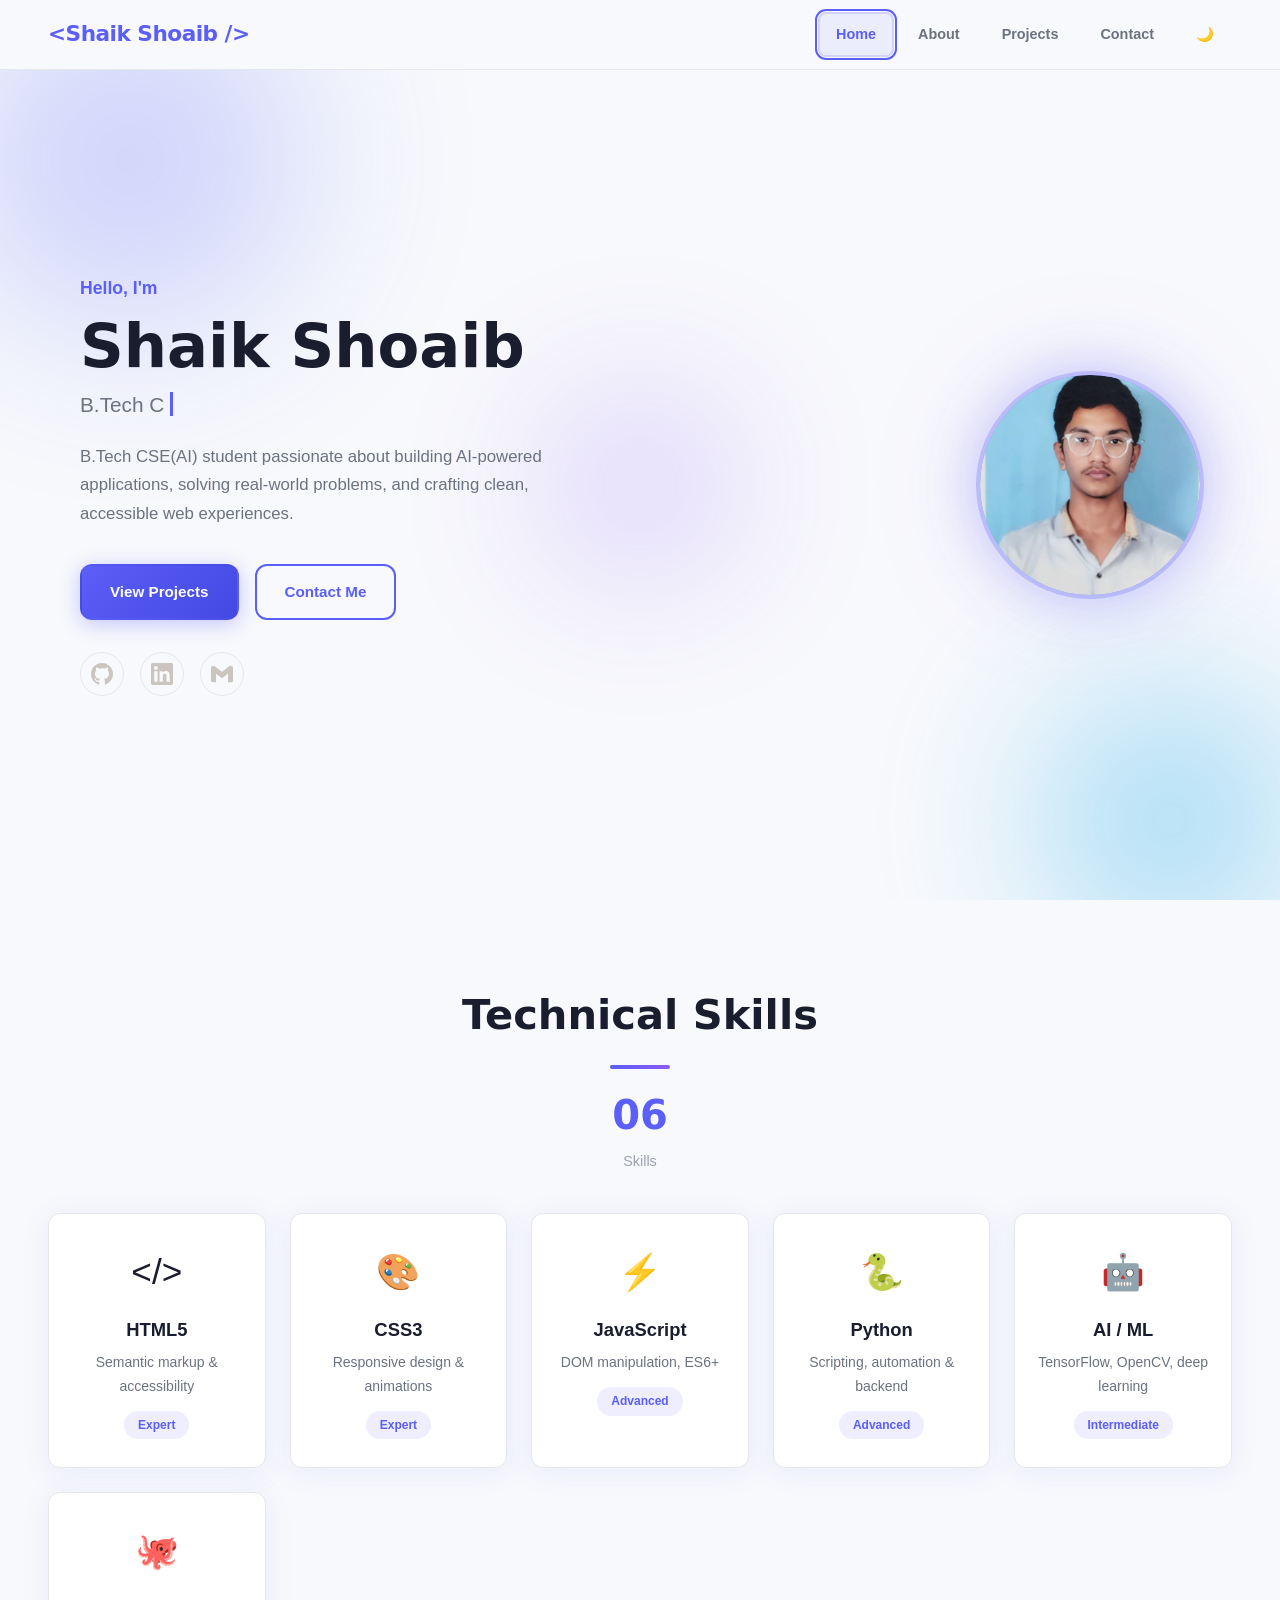
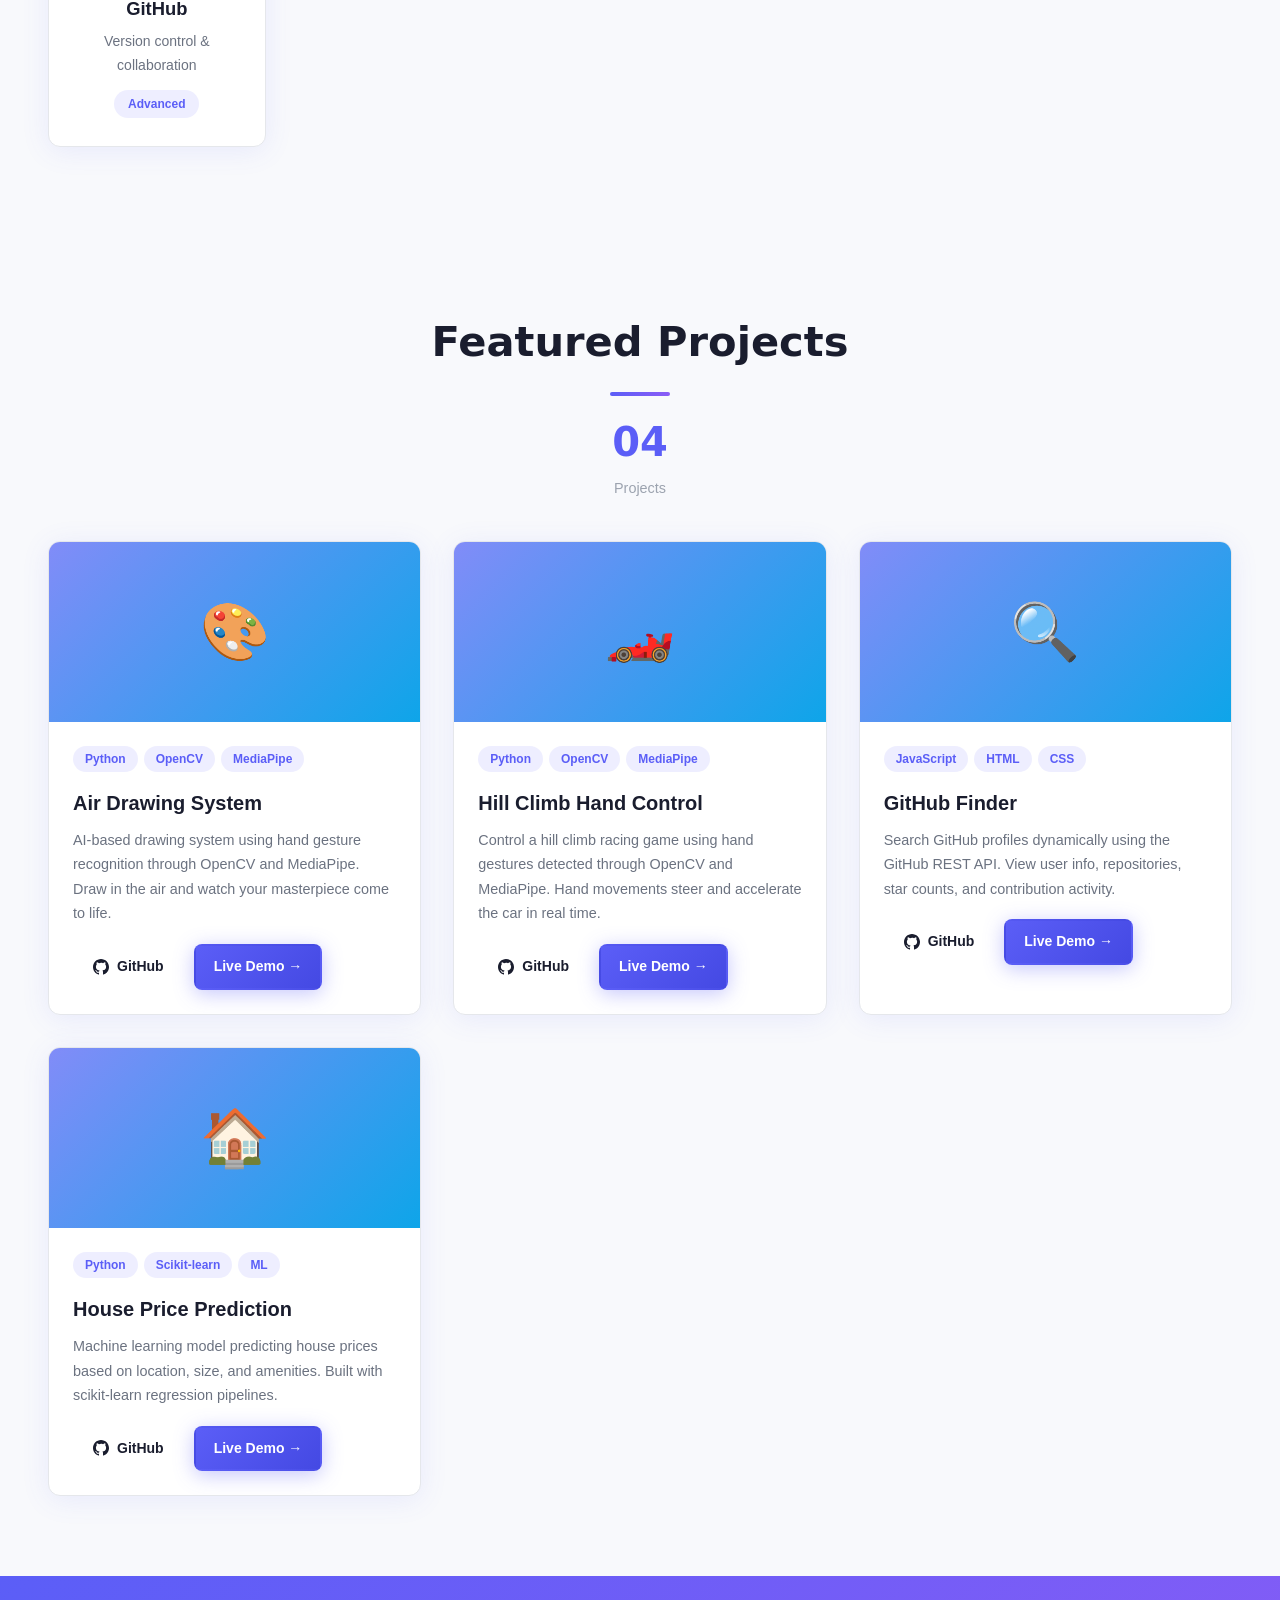
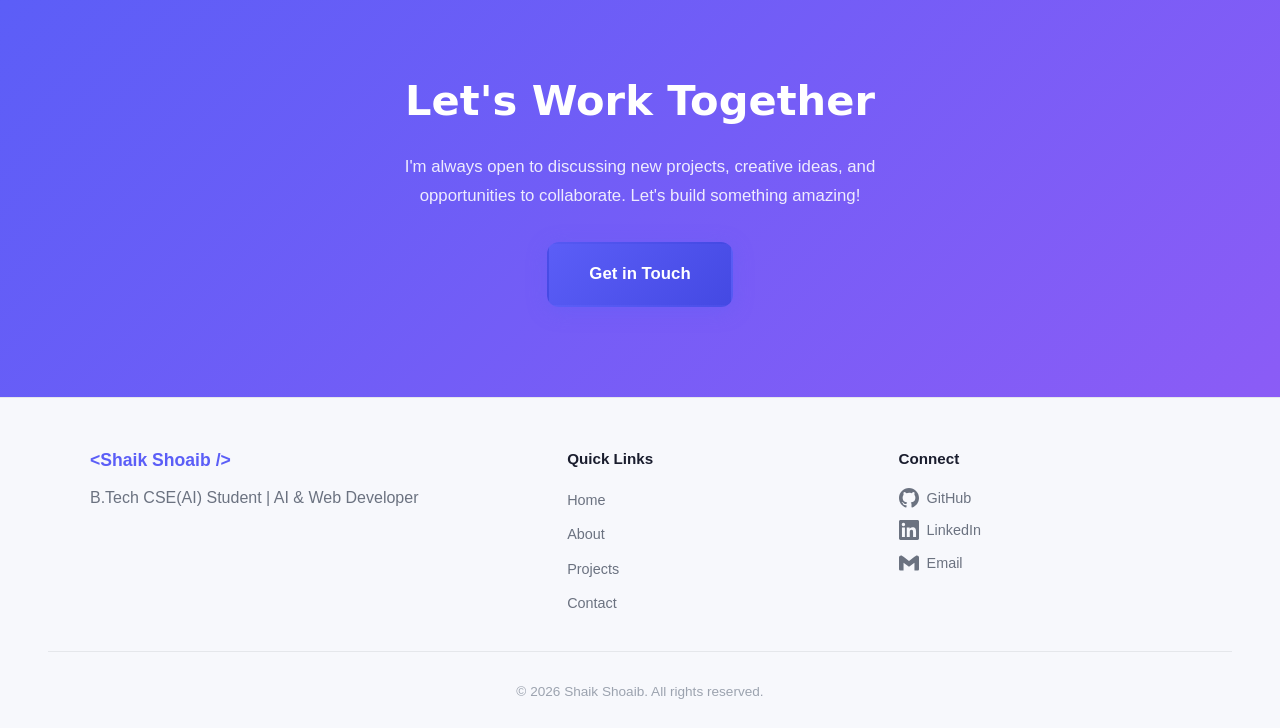
<file: index.html>
<!DOCTYPE html>
<html lang="en">
<head>
  <meta charset="UTF-8">
  <meta name="viewport" content="width=device-width, initial-scale=1.0">
  <meta name="description" content="Portfolio website of Shaik Shoaib — B.Tech CSE(AI) student, AI & Web Developer showcasing AI, Python, and Web Development projects">
  <meta name="keywords" content="Shaik Shoaib, Portfolio, AI Developer, Web Developer, Python, Machine Learning, Deep Learning, Frontend Developer">
  <meta name="author" content="Shaik Shoaib">
  <meta name="robots" content="index, follow">
  <meta property="og:title" content="Shaik Shoaib — AI & Web Developer Portfolio">
  <meta property="og:description" content="B.Tech CSE(AI) student building AI-powered applications and modern web projects">
  <meta property="og:type" content="website">
  <link rel="canonical" href="">
  <title>Shaik Shoaib — AI &amp; Web Developer Portfolio</title>
  <link rel="stylesheet" href="style.css">
</head>
<body>

  <!-- ====== SKIP TO CONTENT ACCESSIBILITY LINK ====== -->
  <a href="#main-content" class="skip-link">Skip to main content</a>

  <!-- ====== HEADER / NAVIGATION ====== -->
  <header>

    <nav aria-label="Main Navigation" class="navbar" id="navbar">

      <a href="index.html" class="logo" aria-label="Shaik Shoaib - Home">
        &lt;Shaik Shoaib /&gt;
      </a>

      <!-- Mobile Hamburger -->
      <button
        class="hamburger"
        id="hamburger-btn"
        aria-label="Toggle navigation menu"
        aria-expanded="false"
        aria-controls="nav-menu">
        <span class="hamburger-line"></span>
        <span class="hamburger-line"></span>
        <span class="hamburger-line"></span>
      </button>

      <!-- Nav Links -->
      <ul class="nav-menu" id="nav-menu" role="menu">
        <li role="none">
          <a href="index.html" role="menuitem" aria-current="page">Home</a>
        </li>
        <li role="none">
          <a href="about.html" role="menuitem">About</a>
        </li>
        <li role="none">
          <a href="projects.html" role="menuitem">Projects</a>
        </li>
        <li role="none">
          <a href="contact.html" role="menuitem">Contact</a>
        </li>
        <li role="none">
          <button
            id="theme-toggle"
            class="theme-btn"
            aria-label="Toggle dark and light mode">
            🌙
          </button>
        </li>
      </ul>

    </nav>
  </header>

  <!-- ====== MAIN CONTENT ====== -->
  <main id="main-content">

    <!-- ====== HERO SECTION ====== -->
    <section class="hero" aria-labelledby="hero-heading">

      <div class="hero-bg-shapes" aria-hidden="true">
        <div class="shape shape-1"></div>
        <div class="shape shape-2"></div>
        <div class="shape shape-3"></div>
      </div>

      <div class="hero-content">

        <p class="hero-greeting" id="hero-greeting">Hello, I'm</p>

        <h1 id="hero-heading">Shaik Shoaib</h1>

        <p class="hero-role">
          <span class="typing-text" id="typing-role"></span>
          <span class="cursor" id="cursor"></span>
        </p>

        <p class="hero-description">
          B.Tech CSE(AI) student passionate about building AI-powered applications,
          solving real-world problems, and crafting clean, accessible web experiences.
        </p>

        <div class="hero-cta">
          <a href="projects.html" class="btn btn-primary">View Projects</a>
          <a href="contact.html" class="btn btn-secondary">Contact Me</a>
        </div>

        <div class="hero-social">
          <a href="https://github.com" target="_blank" rel="noopener noreferrer" aria-label="View Shaik Shoaib's GitHub profile">
            <img src="images/github-icon.svg" alt="" width="24" height="24" aria-hidden="true">
            <img src="images/github-icon-blue.svg" alt="" width="24" height="24" class="icon-hover" aria-hidden="true">
          </a>
          <a href="https://linkedin.com" target="_blank" rel="noopener noreferrer" aria-label="View Shaik Shoaib's LinkedIn profile">
            <img src="images/linkedin-icon.svg" alt="" width="24" height="24" aria-hidden="true">
            <img src="images/linkedin-icon-blue.svg" alt="" width="24" height="24" class="icon-hover" aria-hidden="true">
          </a>
          <a href="mailto:shaikshoaib@example.com" aria-label="Send an email to Shaik Shoaib">
            <img src="images/email-icon.svg" alt="" width="24" height="24" aria-hidden="true">
            <img src="images/email-icon-blue.svg" alt="" width="24" height="24" class="icon-hover" aria-hidden="true">
          </a>
        </div>

      </div>

      <div class="hero-image" aria-hidden="true">
        <div class="hero-avatar">
          <img src="images/image.jpeg" alt="" width="220" height="220" decoding="async">
        </div>
      </div>

    </section>

    <!-- ====== SKILLS SECTION ====== -->
    <section class="skills-section" id="skills" aria-labelledby="skills-heading" aria-label="Technical skills">

      <h2 id="skills-heading" class="section-title">Technical Skills</h2>

      <div class="skills-count" aria-hidden="true">
        <span>06</span> Skills
      </div>

      <div class="skills-grid" role="list">

        <article class="skill-card reveal" role="listitem" tabindex="0">
          <div class="skill-icon" aria-hidden="true">&#60;/&#62;</div>
          <h3>HTML5</h3>
          <p>Semantic markup &amp; accessibility</p>
          <span class="skill-badge">Expert</span>
        </article>

        <article class="skill-card reveal" role="listitem" tabindex="0">
          <div class="skill-icon" aria-hidden="true">🎨</div>
          <h3>CSS3</h3>
          <p>Responsive design &amp; animations</p>
          <span class="skill-badge">Expert</span>
        </article>

        <article class="skill-card reveal" role="listitem" tabindex="0">
          <div class="skill-icon" aria-hidden="true">⚡</div>
          <h3>JavaScript</h3>
          <p>DOM manipulation, ES6+</p>
          <span class="skill-badge">Advanced</span>
        </article>

        <article class="skill-card reveal" role="listitem" tabindex="0">
          <div class="skill-icon" aria-hidden="true">🐍</div>
          <h3>Python</h3>
          <p>Scripting, automation &amp; backend</p>
          <span class="skill-badge">Advanced</span>
        </article>

        <article class="skill-card reveal" role="listitem" tabindex="0">
          <div class="skill-icon" aria-hidden="true">🤖</div>
          <h3>AI / ML</h3>
          <p>TensorFlow, OpenCV, deep learning</p>
          <span class="skill-badge">Intermediate</span>
        </article>

        <article class="skill-card reveal" role="listitem" tabindex="0">
          <div class="skill-icon" aria-hidden="true">🐙</div>
          <h3>GitHub</h3>
          <p>Version control &amp; collaboration</p>
          <span class="skill-badge">Advanced</span>
        </article>

      </div>

    </section>

    <!-- ====== FEATURED PROJECTS SECTION ====== -->
    <section class="projects-section" id="projects" aria-labelledby="projects-heading" aria-label="Featured projects">

      <h2 id="projects-heading" class="section-title">Featured Projects</h2>

      <div class="projects-count" aria-hidden="true">
        <span>04</span> Projects
      </div>

      <div class="projects-grid" role="list">

        <!-- Project 1 -->
        <article class="project-card reveal" role="listitem">
          <div class="project-img" role="img" aria-label="Air Drawing System - AI-based virtual drawing using hand gestures">
            <div class="project-placeholder">
              <span aria-hidden="true">🎨</span>
            </div>
          </div>
          <div class="project-body">
            <div class="project-tags">
              <span class="tag">Python</span>
              <span class="tag">OpenCV</span>
              <span class="tag">MediaPipe</span>
            </div>
            <h3>Air Drawing System</h3>
            <p>
              AI-based drawing system using hand gesture recognition through OpenCV
              and MediaPipe. Draw in the air and watch your masterpiece come to life.
            </p>
            <div class="project-links">
              <a href="https://github.com/Shaik-Shoaib26/Air-Drawing" target="_blank" rel="noopener noreferrer" class="btn btn-small" aria-label="View Air Drawing System on GitHub">
                <svg aria-hidden="true" width="16" height="16" viewBox="0 0 24 24" fill="currentColor"><path d="M12 0C5.37 0 0 5.37 0 12c0 5.3 3.438 9.8 8.205 11.387.6.113.82-.258.82-.577v-2.234c-3.338.726-4.033-1.416-4.033-1.416-.546-1.387-1.333-1.756-1.333-1.756-1.089-.745.083-.73.083-.73 1.205.085 1.839 1.237 1.839 1.237 1.07 1.834 2.807 1.304 3.492.997.107-.775.418-1.305.762-1.605-2.665-.303-5.467-1.333-5.467-5.93 0-1.31.469-2.381 1.236-3.221-.124-.303-.535-1.523.117-3.176 0 0 1.008-.322 3.3 1.23A11.51 11.51 0 0112 5.803c1.02.005 2.047.138 3.006.404 2.291-1.552 3.297-1.23 3.297-1.23.653 1.653.242 2.873.118 3.176.77.84 1.235 1.911 1.235 3.221 0 4.609-2.807 5.624-5.479 5.921.43.372.823 1.102.823 2.222v3.293c0 .319.218.694.825.576C20.565 21.796 24 17.298 24 12c0-6.63-5.37-12-12-12z"/></svg>
                GitHub
              </a>
              <a href="#" class="btn btn-small btn-primary" aria-label="View Air Drawing System live demo">Live Demo →</a>
            </div>
          </div>
        </article>

        <!-- Project 2 -->
        <article class="project-card reveal" role="listitem">
          <div class="project-img" role="img" aria-label="Hill Climb Hand Control game with gesture recognition">
            <div class="project-placeholder">
              <span aria-hidden="true">🏎️</span>
            </div>
          </div>
          <div class="project-body">
            <div class="project-tags">
              <span class="tag">Python</span>
              <span class="tag">OpenCV</span>
              <span class="tag">MediaPipe</span>
            </div>
            <h3>Hill Climb Hand Control</h3>
            <p>
              Control a hill climb racing game using hand gestures detected through OpenCV
              and MediaPipe. Hand movements steer and accelerate the car in real time.
            </p>
            <div class="project-links">
              <a href="https://github.com/Shaik-Shoaib26/hillclimb_handcontrol" target="_blank" rel="noopener noreferrer" class="btn btn-small" aria-label="View Hill Climb Hand Control on GitHub">
                <svg aria-hidden="true" width="16" height="16" viewBox="0 0 24 24" fill="currentColor"><path d="M12 0C5.37 0 0 5.37 0 12c0 5.3 3.438 9.8 8.205 11.387.6.113.82-.258.82-.577v-2.234c-3.338.726-4.033-1.416-4.033-1.416-.546-1.387-1.333-1.756-1.333-1.756-1.089-.745.083-.73.083-.73 1.205.085 1.839 1.237 1.839 1.237 1.07 1.834 2.807 1.304 3.492.997.107-.775.418-1.305.762-1.605-2.665-.303-5.467-1.333-5.467-5.93 0-1.31.469-2.381 1.236-3.221-.124-.303-.535-1.523.117-3.176 0 0 1.008-.322 3.3 1.23A11.51 11.51 0 0112 5.803c1.02.005 2.047.138 3.006.404 2.291-1.552 3.297-1.23 3.297-1.23.653 1.653.242 2.873.118 3.176.77.84 1.235 1.911 1.235 3.221 0 4.609-2.807 5.624-5.479 5.921.43.372.823 1.102.823 2.222v3.293c0 .319.218.694.825.576C20.565 21.796 24 17.298 24 12c0-6.63-5.37-12-12-12z"/></svg>
                GitHub
              </a>
              <a href="#" class="btn btn-small btn-primary" aria-label="View Hill Climb Hand Control live demo">Live Demo →</a>
            </div>
          </div>
        </article>

        <!-- Project 3 -->
        <article class="project-card reveal" role="listitem">
          <div class="project-img" role="img" aria-label="GitHub Finder — search GitHub user profiles">
            <div class="project-placeholder">
              <span aria-hidden="true">🔍</span>
            </div>
          </div>
          <div class="project-body">
            <div class="project-tags">
              <span class="tag">JavaScript</span>
              <span class="tag">HTML</span>
              <span class="tag">CSS</span>
            </div>
            <h3>GitHub Finder</h3>
            <p>
              Search GitHub profiles dynamically using the GitHub REST API.
              View user info, repositories, star counts, and contribution activity.
            </p>
            <div class="project-links">
              <a href="https://github.com/Shaik-Shoaib26/Github-Finder" target="_blank" rel="noopener noreferrer" class="btn btn-small" aria-label="View GitHub Finder on GitHub">
                <svg aria-hidden="true" width="16" height="16" viewBox="0 0 24 24" fill="currentColor"><path d="M12 0C5.37 0 0 5.37 0 12c0 5.3 3.438 9.8 8.205 11.387.6.113.82-.258.82-.577v-2.234c-3.338.726-4.033-1.416-4.033-1.416-.546-1.387-1.333-1.756-1.333-1.756-1.089-.745.083-.73.083-.73 1.205.085 1.839 1.237 1.839 1.237 1.07 1.834 2.807 1.304 3.492.997.107-.775.418-1.305.762-1.605-2.665-.303-5.467-1.333-5.467-5.93 0-1.31.469-2.381 1.236-3.221-.124-.303-.535-1.523.117-3.176 0 0 1.008-.322 3.3 1.23A11.51 11.51 0 0112 5.803c1.02.005 2.047.138 3.006.404 2.291-1.552 3.297-1.23 3.297-1.23.653 1.653.242 2.873.118 3.176.77.84 1.235 1.911 1.235 3.221 0 4.609-2.807 5.624-5.479 5.921.43.372.823 1.102.823 2.222v3.293c0 .319.218.694.825.576C20.565 21.796 24 17.298 24 12c0-6.63-5.37-12-12-12z"/></svg>
                GitHub
              </a>
              <a href="#" class="btn btn-small btn-primary" aria-label="View GitHub Finder live demo">Live Demo →</a>
            </div>
          </div>
        </article>

        <!-- Project 4 -->
        <article class="project-card reveal" role="listitem">
          <div class="project-img" role="img" aria-label="House Price Prediction — Machine learning model predicting house prices">
            <div class="project-placeholder">
              <span aria-hidden="true">🏠</span>
            </div>
          </div>
          <div class="project-body">
            <div class="project-tags">
              <span class="tag">Python</span>
              <span class="tag">Scikit-learn</span>
              <span class="tag">ML</span>
            </div>
            <h3>House Price Prediction</h3>
            <p>
              Machine learning model predicting house prices based on location, size,
              and amenities. Built with scikit-learn regression pipelines.
            </p>
            <div class="project-links">
              <a href="https://github.com/Shaik-Shoaib26/house-price-map-app" target="_blank" rel="noopener noreferrer" class="btn btn-small" aria-label="View House Price Predictor on GitHub">
                <svg aria-hidden="true" width="16" height="16" viewBox="0 0 24 24" fill="currentColor"><path d="M12 0C5.37 0 0 5.37 0 12c0 5.3 3.438 9.8 8.205 11.387.6.113.82-.258.82-.577v-2.234c-3.338.726-4.033-1.416-4.033-1.416-.546-1.387-1.333-1.756-1.333-1.756-1.089-.745.083-.73.083-.73 1.205.085 1.839 1.237 1.839 1.237 1.07 1.834 2.807 1.304 3.492.997.107-.775.418-1.305.762-1.605-2.665-.303-5.467-1.333-5.467-5.93 0-1.31.469-2.381 1.236-3.221-.124-.303-.535-1.523.117-3.176 0 0 1.008-.322 3.3 1.23A11.51 11.51 0 0112 5.803c1.02.005 2.047.138 3.006.404 2.291-1.552 3.297-1.23 3.297-1.23.653 1.653.242 2.873.118 3.176.77.84 1.235 1.911 1.235 3.221 0 4.609-2.807 5.624-5.479 5.921.43.372.823 1.102.823 2.222v3.293c0 .319.218.694.825.576C20.565 21.796 24 17.298 24 12c0-6.63-5.37-12-12-12z"/></svg>
                GitHub
              </a>
              <a href="https://house-price-map-app-m.streamlit.app/" target="_blank" rel="noopener noreferrer" class="btn btn-small btn-primary" aria-label="View House Price Predictor live demo">Live Demo →</a>
            </div>
          </div>
        </article>

      </div><!-- /.projects-grid -->

    </section>

    <!-- ====== CALL TO ACTION SECTION ====== -->
    <section class="cta-section" id="cta" aria-labelledby="cta-heading">
      <div class="cta-content">
        <h2 id="cta-heading">Let's Work Together</h2>
        <p>
          I'm always open to discussing new projects, creative ideas,
          and opportunities to collaborate. Let's build something amazing!
        </p>
        <a href="contact.html" class="btn btn-primary btn-lg">Get in Touch</a>
      </div>
    </section>

  </main>

  <!-- ====== SCROLL TO TOP ====== -->
  <button
    id="scroll-top"
    class="scroll-top"
    aria-label="Scroll back to top of page"
    aria-hidden="true">
    &#8679;
  </button>

  <!-- ====== FOOTER ====== -->
  <footer>
    <div class="footer-content">

      <div class="footer-brand">
        <strong>&lt;Shaik Shoaib /&gt;</strong>
        <p>B.Tech CSE(AI) Student | AI &amp; Web Developer</p>
      </div>

      <div class="footer-links">
        <h3>Quick Links</h3>
        <ul>
          <li><a href="index.html">Home</a></li>
          <li><a href="about.html">About</a></li>
          <li><a href="projects.html">Projects</a></li>
          <li><a href="contact.html">Contact</a></li>
        </ul>
      </div>

      <div class="footer-social">
        <h3>Connect</h3>
        <ul>
          <li>
            <a href="https://github.com" target="_blank" rel="noopener noreferrer" aria-label="Visit Shaik Shoaib on GitHub">
              <img src="images/github-icon.svg" alt="" width="20" height="20" aria-hidden="true"> GitHub
            </a>
          </li>
          <li>
            <a href="https://linkedin.com" target="_blank" rel="noopener noreferrer" aria-label="Visit Shaik Shoaib on LinkedIn">
              <img src="images/linkedin-icon.svg" alt="" width="20" height="20" aria-hidden="true"> LinkedIn
            </a>
          </li>
          <li>
            <a href="mailto:shaikshoaib@example.com" aria-label="Email Shaik Shoaib">
              <img src="images/email-icon.svg" alt="" width="20" height="20" aria-hidden="true"> Email
            </a>
          </li>
        </ul>
      </div>

    </div>

    <div class="footer-bottom">
      <p>&copy; 2026 Shaik Shoaib. All rights reserved.</p>
    </div>
  </footer>

  <script src="script.js"></script>
</body>
</html>
</file>
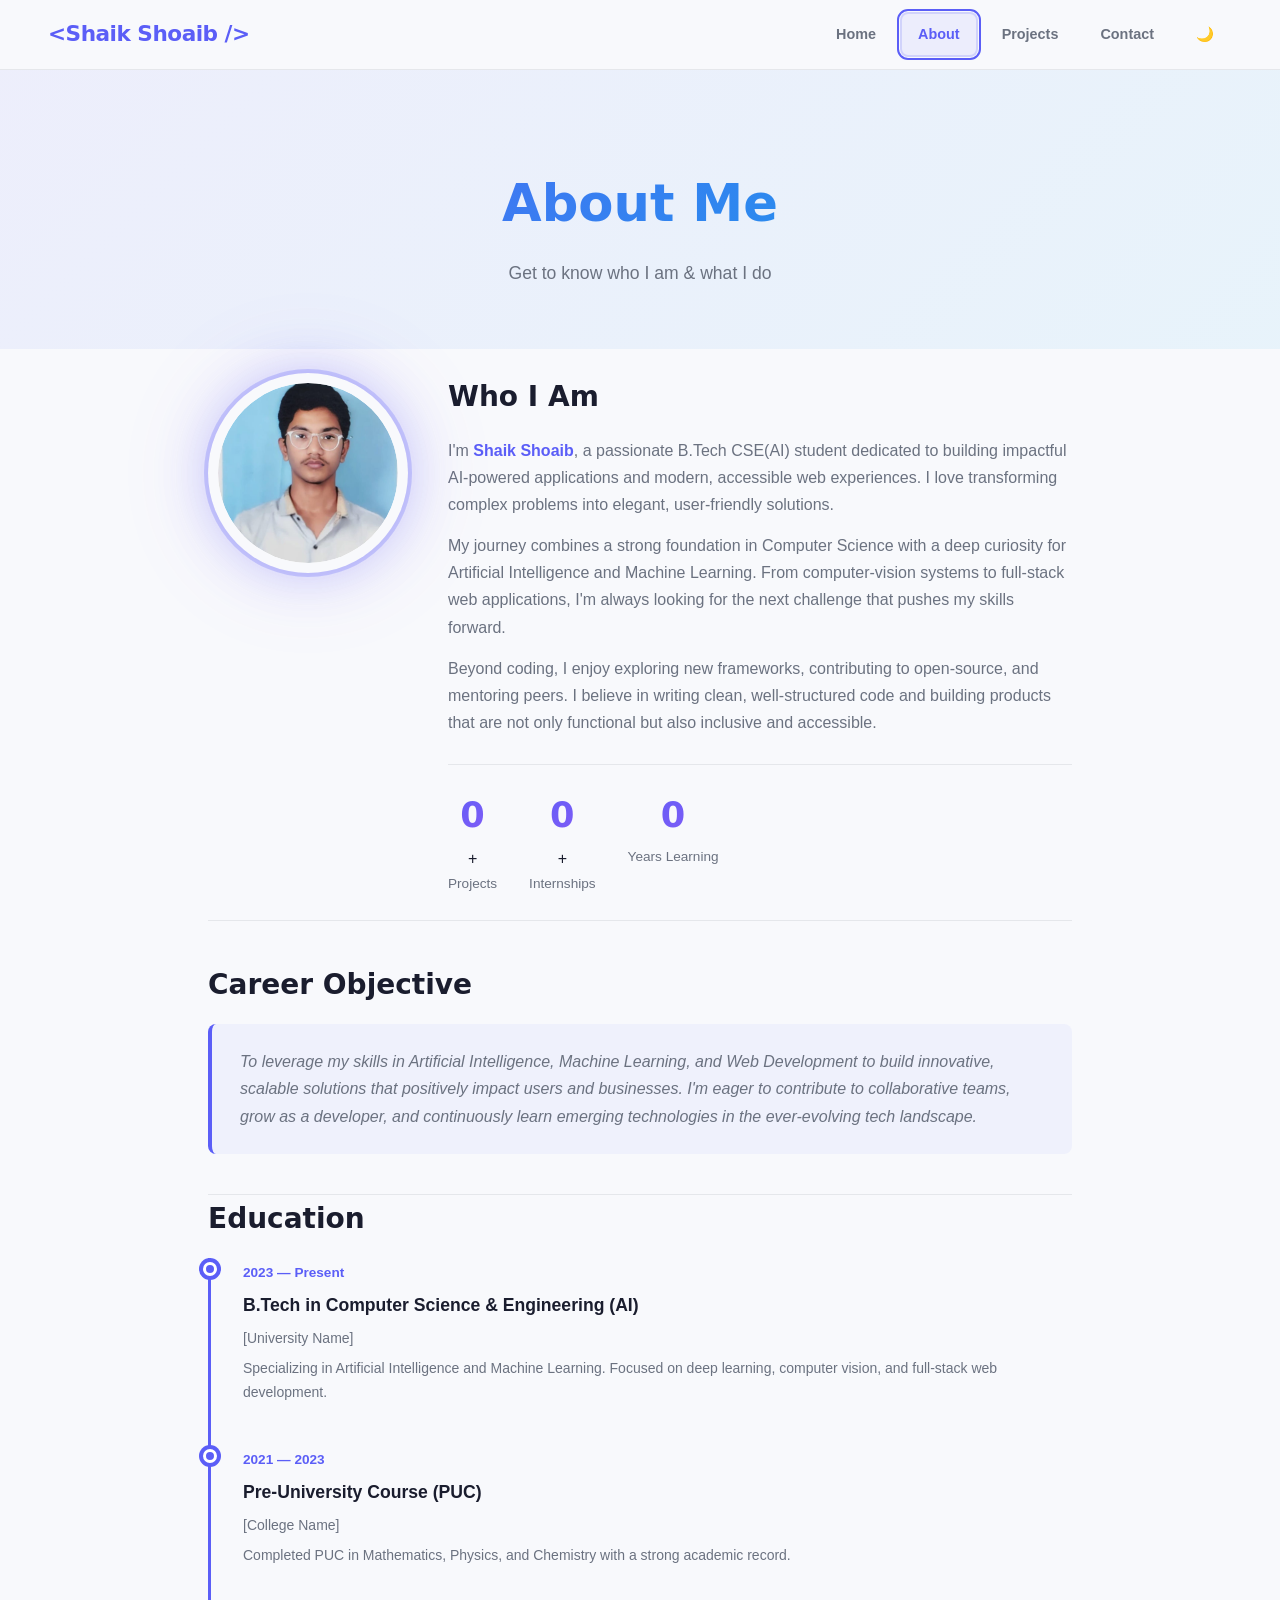
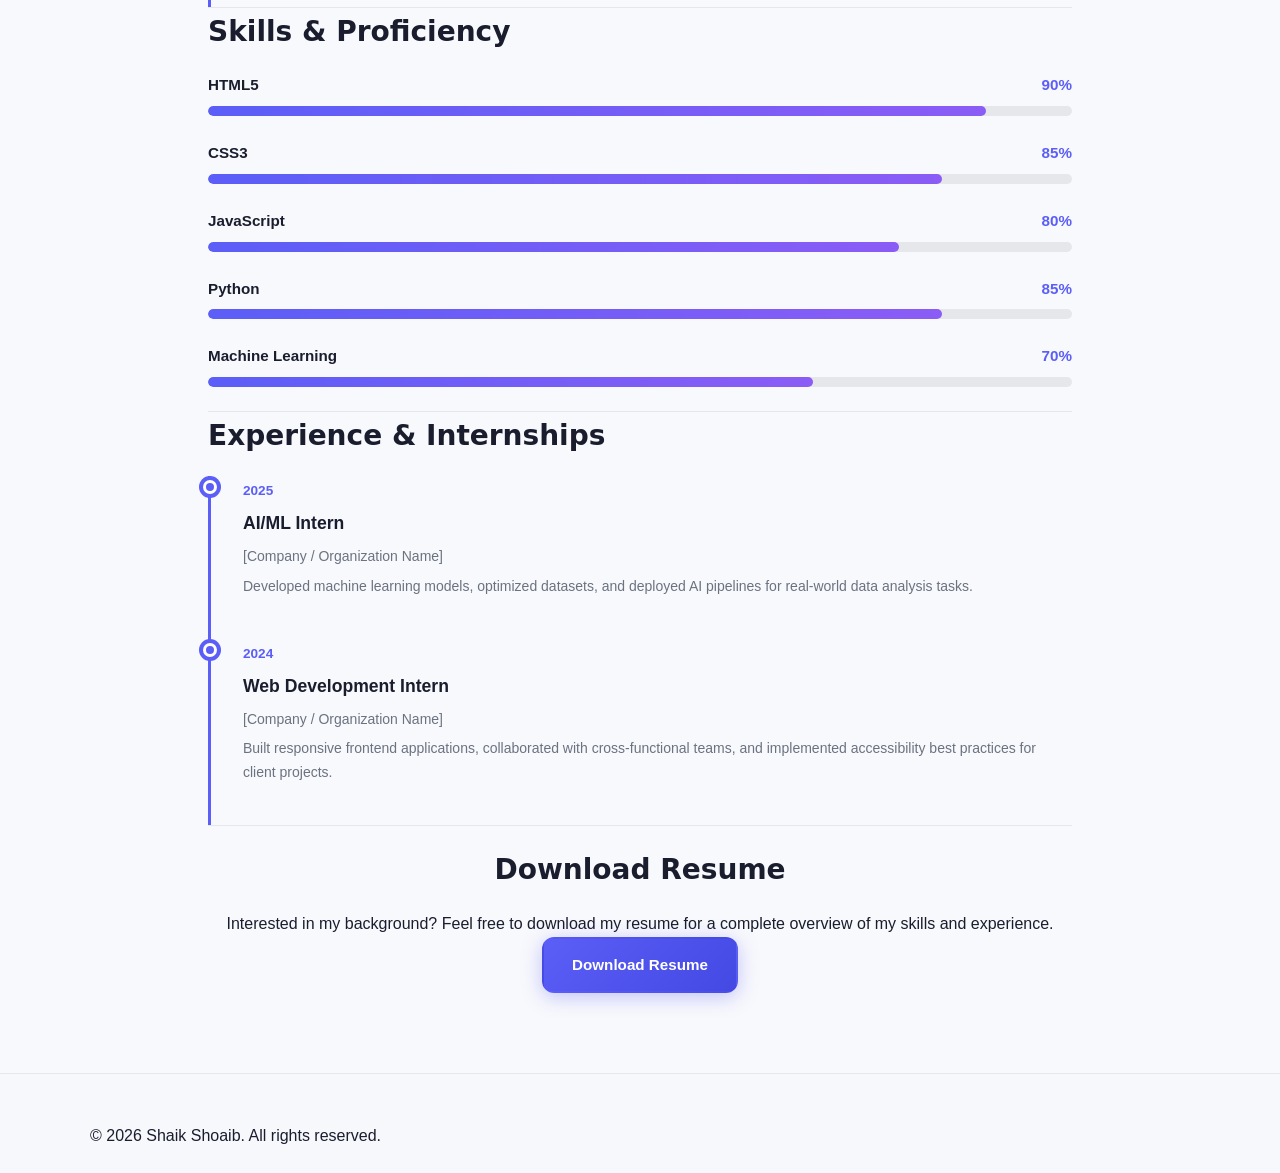
<file: about.html>
<!DOCTYPE html>
<html lang="en">
<head>
  <meta charset="UTF-8">
  <meta name="viewport" content="width=device-width, initial-scale=1.0">
  <meta name="description" content="About Shaik Shoaib — B.Tech CSE(AI) student, AI &amp; Web Developer. Learn about his education, skills, career objective and experience.">
  <meta name="keywords" content="About Shaik Shoaib, B.Tech CSE AI, AI Developer, Python Developer, Machine Learning, Web Developer, Student Portfolio">
  <meta name="author" content="Shaik Shoaib">
  <meta name="robots" content="index, follow">
  <meta property="og:title" content="About Shaik Shoaib — AI &amp; Web Developer">
  <meta property="og:description" content="B.Tech CSE(AI) student passionate about AI, Python and Web Development">
  <meta property="og:type" content="website">
  <title>About Me | Shaik Shoaib Portfolio</title>
  <link rel="stylesheet" href="style.css">
</head>
<body>

  <!-- SKIP LINK -->
  <a href="#main-content" class="skip-link">Skip to main content</a>

  <!-- HEADER -->
  <header>
    <nav aria-label="Main Navigation" class="navbar" id="navbar">

      <a href="index.html" class="logo" aria-label="Shaik Shoaib - Home">
        &lt;Shaik Shoaib /&gt;
      </a>

      <button
        class="hamburger"
        id="hamburger-btn"
        aria-label="Toggle navigation menu"
        aria-expanded="false"
        aria-controls="nav-menu">
        <span class="hamburger-line"></span>
        <span class="hamburger-line"></span>
        <span class="hamburger-line"></span>
      </button>

      <ul class="nav-menu" id="nav-menu" role="menu">
        <li role="none"><a href="index.html" role="menuitem">Home</a></li>
        <li role="none">
          <a href="about.html" role="menuitem" aria-current="page">About</a>
        </li>
        <li role="none"><a href="projects.html" role="menuitem">Projects</a></li>
        <li role="none"><a href="contact.html" role="menuitem">Contact</a></li>
        <li role="none">
          <button id="theme-toggle" class="theme-btn" aria-label="Toggle dark and light mode">
            🌙
          </button>
        </li>
      </ul>

    </nav>
  </header>

  <!-- MAIN -->
  <main id="main-content">

    <!-- HERO BANNER -->
    <section class="page-hero" id="page-hero" aria-labelledby="page-hero-heading">
      <h1 id="page-hero-heading">About Me</h1>
      <p class="page-hero-sub">Get to know who I am &amp; what I do</p>
    </section>

    <div class="about-wrapper">

      <!-- ====== ABOUT ME ====== -->
      <section class="about-intro reveal" aria-labelledby="intro-heading">
        <div class="about-image-wrapper" role="img" aria-label="Shaik Shoaib profile photo">
          <div class="about-avatar">
            <img src="images/image.jpeg" alt="Shaik Shoaib profile photo" width="180" height="180" decoding="async">
          </div>
        </div>
        <div class="about-text">
          <h2 id="intro-heading" class="section-heading">Who I Am</h2>
          <p>
            I'm <strong>Shaik Shoaib</strong>, a passionate B.Tech CSE(AI) student dedicated
            to building impactful AI-powered applications and modern, accessible web experiences.
            I love transforming complex problems into elegant, user-friendly solutions.
          </p>
          <p>
            My journey combines a strong foundation in Computer Science with a deep curiosity
            for Artificial Intelligence and Machine Learning. From computer-vision systems to
            full-stack web applications, I'm always looking for the next challenge that pushes
            my skills forward.
          </p>
          <p>
            Beyond coding, I enjoy exploring new frameworks, contributing to open-source, and
            mentoring peers. I believe in writing clean, well-structured code and building
            products that are not only functional but also inclusive and accessible.
          </p>
          <div class="about-stats">
            <div class="stat-item">
              <span class="stat-number" data-count="5">0</span><span class="stat-plus">+</span>
              <span class="stat-label">Projects</span>
            </div>
            <div class="stat-item">
              <span class="stat-number" data-count="3">0</span><span class="stat-plus">+</span>
              <span class="stat-label">Internships</span>
            </div>
            <div class="stat-item">
              <span class="stat-number" data-count="2">0</span><span class="stat-plus"></span>
              <span class="stat-label">Years Learning</span>
            </div>
          </div>
        </div>
      </section>

      <hr class="section-divider" aria-hidden="true">

      <!-- ====== CAREER OBJECTIVE ====== -->
      <section class="objective reveal" aria-labelledby="objective-heading">
        <h2 id="objective-heading" class="section-heading">Career Objective</h2>
        <blockquote class="objective-quote">
          <p>
            To leverage my skills in Artificial Intelligence, Machine Learning, and Web Development
            to build innovative, scalable solutions that positively impact users and businesses.
            I'm eager to contribute to collaborative teams, grow as a developer, and continuously
            learn emerging technologies in the ever-evolving tech landscape.
          </p>
        </blockquote>
      </section>

      <hr class="section-divider" aria-hidden="true">

      <!-- ====== EDUCATION ====== -->
      <section class="education reveal" aria-labelledby="education-heading">
        <h2 id="education-heading" class="section-heading">Education</h2>

        <div class="timeline" role="list">

          <div class="timeline-item" role="listitem">
            <div class="timeline-badge"></div>
            <div class="timeline-content">
              <span class="timeline-date">2023 — Present</span>
              <h3>B.Tech in Computer Science &amp; Engineering (AI)</h3>
              <p class="timeline-institution">[University Name]</p>
              <p>Specializing in Artificial Intelligence and Machine Learning. Focused on deep
              learning, computer vision, and full-stack web development.</p>
            </div>
          </div>

          <div class="timeline-item" role="listitem">
            <div class="timeline-badge"></div>
            <div class="timeline-content">
              <span class="timeline-date">2021 — 2023</span>
              <h3>Pre-University Course (PUC)</h3>
              <p class="timeline-institution">[College Name]</p>
              <p>Completed PUC in Mathematics, Physics, and Chemistry with a strong academic record.</p>
            </div>
          </div>

        </div>
      </section>

      <hr class="section-divider" aria-hidden="true">

      <!-- ====== SKILLS ====== -->
      <section class="skills-bars reveal" aria-labelledby="skills-heading" aria-label="Skill proficiency overview">
        <h2 id="skills-heading" class="section-heading">Skills &amp; Proficiency</h2>

        <div class="skill-bar-item" role="progressbar" aria-valuenow="90" aria-valuemin="0" aria-valuemax="100" aria-label="HTML5 skill level: 90 percent">
          <div class="skill-bar-header">
            <span class="skill-bar-name">HTML5</span>
            <span class="skill-bar-value">90%</span>
          </div>
          <div class="skill-bar-track">
            <div class="skill-bar-fill" style="--target-width:90%"></div>
          </div>
        </div>

        <div class="skill-bar-item" role="progressbar" aria-valuenow="85" aria-valuemin="0" aria-valuemax="100" aria-label="CSS3 skill level: 85 percent">
          <div class="skill-bar-header">
            <span class="skill-bar-name">CSS3</span>
            <span class="skill-bar-value">85%</span>
          </div>
          <div class="skill-bar-track">
            <div class="skill-bar-fill" style="--target-width:85%"></div>
          </div>
        </div>

        <div class="skill-bar-item" role="progressbar" aria-valuenow="80" aria-valuemin="0" aria-valuemax="100" aria-label="JavaScript skill level: 80 percent">
          <div class="skill-bar-header">
            <span class="skill-bar-name">JavaScript</span>
            <span class="skill-bar-value">80%</span>
          </div>
          <div class="skill-bar-track">
            <div class="skill-bar-fill" style="--target-width:80%"></div>
          </div>
        </div>

        <div class="skill-bar-item" role="progressbar" aria-valuenow="85" aria-valuemin="0" aria-valuemax="100" aria-label="Python skill level: 85 percent">
          <div class="skill-bar-header">
            <span class="skill-bar-name">Python</span>
            <span class="skill-bar-value">85%</span>
          </div>
          <div class="skill-bar-track">
            <div class="skill-bar-fill" style="--target-width:85%"></div>
          </div>
        </div>

        <div class="skill-bar-item" role="progressbar" aria-valuenow="70" aria-valuemin="0" aria-valuemax="100" aria-label="Machine Learning skill level: 70 percent">
          <div class="skill-bar-header">
            <span class="skill-bar-name">Machine Learning</span>
            <span class="skill-bar-value">70%</span>
          </div>
          <div class="skill-bar-track">
            <div class="skill-bar-fill" style="--target-width:70%"></div>
          </div>
        </div>

      </section>

      <hr class="section-divider" aria-hidden="true">

      <!-- ====== EXPERIENCE ====== -->
      <section class="experience reveal" aria-labelledby="experience-heading">
        <h2 id="experience-heading" class="section-heading">Experience &amp; Internships</h2>

        <div class="timeline" role="list">

          <div class="timeline-item" role="listitem">
            <div class="timeline-badge"></div>
            <div class="timeline-content">
              <span class="timeline-date">2025</span>
              <h3>AI/ML Intern</h3>
              <p class="timeline-institution">[Company / Organization Name]</p>
              <p>Developed machine learning models, optimized datasets, and deployed AI pipelines
              for real-world data analysis tasks.</p>
            </div>
          </div>

          <div class="timeline-item" role="listitem">
            <div class="timeline-badge"></div>
            <div class="timeline-content">
              <span class="timeline-date">2024</span>
              <h3>Web Development Intern</h3>
              <p class="timeline-institution">[Company / Organization Name]</p>
              <p>Built responsive frontend applications, collaborated with cross-functional teams,
              and implemented accessibility best practices for client projects.</p>
            </div>
          </div>

        </div>
      </section>

      <hr class="section-divider" aria-hidden="true">

      <!-- ====== DOWNLOAD RESUME ====== -->
      <section class="resume-section reveal" aria-labelledby="resume-heading">
        <h2 id="resume-heading" class="section-heading">Download Resume</h2>
        <p>Interested in my background? Feel free to download my resume for a complete overview of my skills and experience.</p>
        <a href="#" class="btn btn-primary" aria-label="Download Shaik Shoaib resume as PDF">
          Download Resume
        </a>
      </section>

    </div><!-- /.about-wrapper -->
  </main>

  <!-- FOOTER -->
  <footer>
    <div class="footer-content">
      <p>&copy; 2026 Shaik Shoaib. All rights reserved.</p>
    </div>
  </footer>

  <script src="script.js"></script>
</body>
</html>
</file>
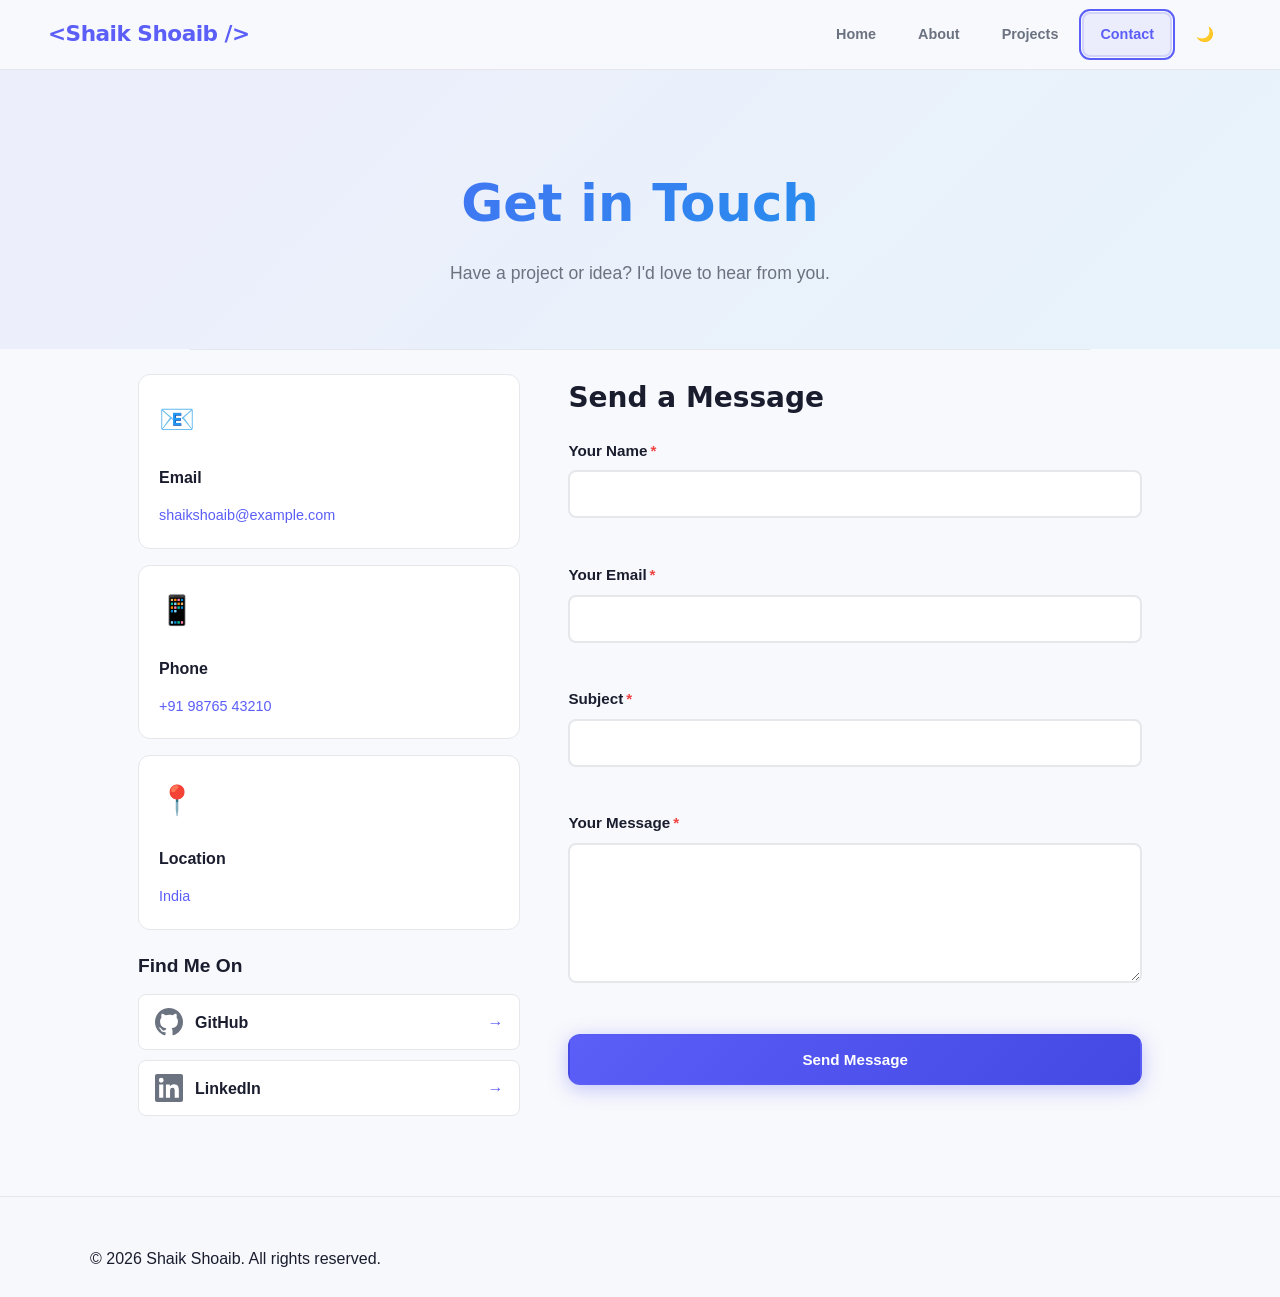
<file: contact.html>
<!DOCTYPE html>
<html lang="en">
<head>
  <meta charset="UTF-8">
  <meta name="viewport" content="width=device-width, initial-scale=1.0">
  <meta name="description" content="Contact Shaik Shoaib — Send a message for AI/ML and Web Development collaborations and opportunities.">
  <meta name="keywords" content="Contact Shaik Shoaib, AI Developer Contact, Web Developer, Portfolio Contact Form">
  <meta name="author" content="Shaik Shoaib">
  <meta name="robots" content="index, follow">
  <meta property="og:title" content="Contact Shaik Shoaib | AI &amp; Web Developer">
  <meta property="og:description" content="Get in touch with Shaik Shoaib for AI, Python and web development projects and opportunities">
  <meta property="og:type" content="website">
  <title>Contact Me | Shaik Shoaib Portfolio</title>
  <link rel="stylesheet" href="style.css">
</head>
<body>

  <!-- SKIP LINK -->
  <a href="#main-content" class="skip-link">Skip to main content</a>

  <!-- HEADER -->
  <header>
    <nav aria-label="Main Navigation" class="navbar" id="navbar">

      <a href="index.html" class="logo" aria-label="Shaik Shoaib - Home">
        &lt;Shaik Shoaib /&gt;
      </a>

      <button
        class="hamburger"
        id="hamburger-btn"
        aria-label="Toggle navigation menu"
        aria-expanded="false"
        aria-controls="nav-menu">
        <span class="hamburger-line"></span>
        <span class="hamburger-line"></span>
        <span class="hamburger-line"></span>
      </button>

      <ul class="nav-menu" id="nav-menu" role="menu">
        <li role="none"><a href="index.html" role="menuitem">Home</a></li>
        <li role="none"><a href="about.html" role="menuitem">About</a></li>
        <li role="none"><a href="projects.html" role="menuitem">Projects</a></li>
        <li role="none">
          <a href="contact.html" role="menuitem" aria-current="page">Contact</a>
        </li>
        <li role="none">
          <button id="theme-toggle" class="theme-btn" aria-label="Toggle dark and light mode">
            🌙
          </button>
        </li>
      </ul>

    </nav>
  </header>

  <!-- MAIN -->
  <main id="main-content">

    <!-- PAGE HERO -->
    <section class="page-hero" id="page-hero" aria-labelledby="page-hero-heading">
      <h1 id="page-hero-heading">Get in Touch</h1>
      <p class="page-hero-sub">Have a project or idea? I'd love to hear from you.</p>
    </section>

    <hr class="section-divider" aria-hidden="true">

    <div class="contact-wrapper">

      <!-- ====== CONTACT INFO ====== -->
      <aside class="contact-info reveal" aria-labelledby="contact-info-heading">

        <h2 id="contact-info-heading" class="sr-only">Contact Information</h2>

        <div class="info-card reveal">
          <div class="info-icon" aria-hidden="true">📧</div>
          <h3>Email</h3>
          <a href="mailto:shaikshoaib@example.com" aria-label="Send email to Shaik Shoaib at shaikshoaib@example.com">
            shaikshoaib@example.com
          </a>
        </div>

        <div class="info-card reveal">
          <div class="info-icon" aria-hidden="true">📱</div>
          <h3>Phone</h3>
          <p>+91 98765 43210</p>
        </div>

        <div class="info-card reveal">
          <div class="info-icon" aria-hidden="true">📍</div>
          <h3>Location</h3>
          <p>India</p>
        </div>

        <div class="contact-social reveal">
          <h3>Find Me On</h3>
          <div class="social-links">
            <a href="https://github.com" target="_blank" rel="noopener noreferrer"
               class="social-card" aria-label="Visit Shaik Shoaib on GitHub">
              <img src="images/github-icon.svg" alt="" width="28" height="28" aria-hidden="true">
              <span>GitHub</span>
              <span class="social-arrow" aria-hidden="true">→</span>
            </a>
            <a href="https://linkedin.com" target="_blank" rel="noopener noreferrer"
               class="social-card" aria-label="Visit Shaik Shoaib on LinkedIn">
              <img src="images/linkedin-icon.svg" alt="" width="28" height="28" aria-hidden="true">
              <span>LinkedIn</span>
              <span class="social-arrow" aria-hidden="true">→</span>
            </a>
          </div>
        </div>

      </aside>

      <!-- ====== CONTACT FORM ====== -->
      <section class="contact-form-section reveal" aria-labelledby="form-heading">
        <h2 id="form-heading" class="section-heading">Send a Message</h2>

        <form id="contact-form" novalidate aria-label="Contact form">

          <!-- Name -->
          <div class="form-group">
            <label for="name" class="form-label">Your Name <span class="required" aria-label="required">*</span></label>
            <input
              type="text"
              id="name"
              name="name"
              aria-label="Enter your name"
              aria-required="true"
              required>
            <p class="form-error" id="name-error" role="alert" aria-live="polite"></p>
          </div>

          <!-- Email -->
          <div class="form-group">
            <label for="email" class="form-label">Your Email <span class="required" aria-label="required">*</span></label>
            <input
              type="email"
              id="email"
              name="email"
              aria-label="Enter your email address"
              aria-required="true"
              required>
            <p class="form-error" id="email-error" role="alert" aria-live="polite"></p>
          </div>

          <!-- Subject -->
          <div class="form-group">
            <label for="subject" class="form-label">Subject <span class="required" aria-label="required">*</span></label>
            <input
              type="text"
              id="subject"
              name="subject"
              aria-label="Subject of your message"
              aria-required="true"
              required>
            <p class="form-error" id="subject-error" role="alert" aria-live="polite"></p>
          </div>

          <!-- Message -->
          <div class="form-group">
            <label for="message" class="form-label">Your Message <span class="required" aria-label="required">*</span></label>
            <textarea
              id="message"
              name="message"
              rows="6"
              aria-label="Enter your message"
              aria-required="true"
              required></textarea>
            <p class="form-error" id="message-error" role="alert" aria-live="polite"></p>
          </div>

          <button type="submit" class="btn btn-primary btn-submit" aria-label="Submit contact form">
            Send Message
          </button>

        </form>

        <!-- Success / Error Modal -->
        <div id="form-toast" class="toast" role="status" aria-live="polite" aria-atomic="true" aria-relevant="additions text"></div>

      </section>

    </div><!-- /.contact-wrapper -->

  </main>

  <!-- FOOTER -->
  <footer>
    <div class="footer-content">
      <p>&copy; 2026 Shaik Shoaib. All rights reserved.</p>
    </div>
  </footer>

  <script src="script.js"></script>
</body>
</html>
</file>
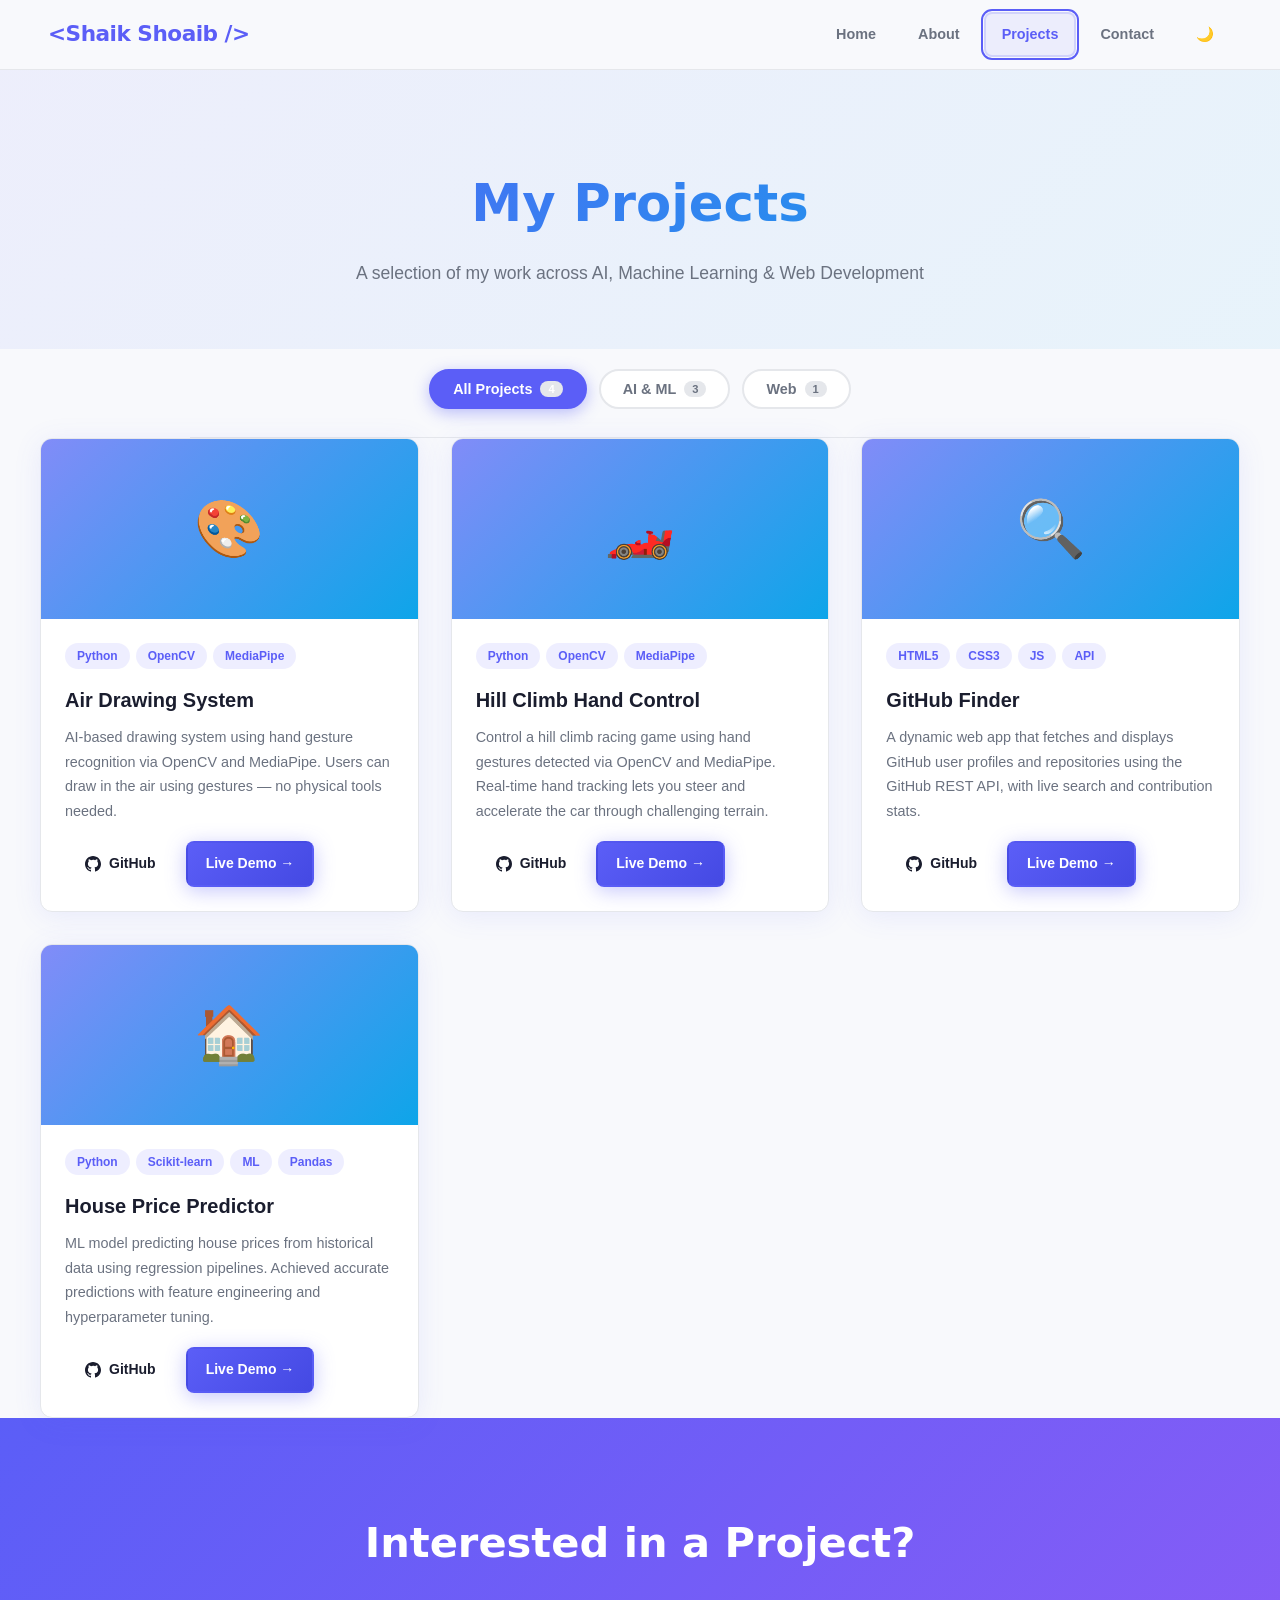
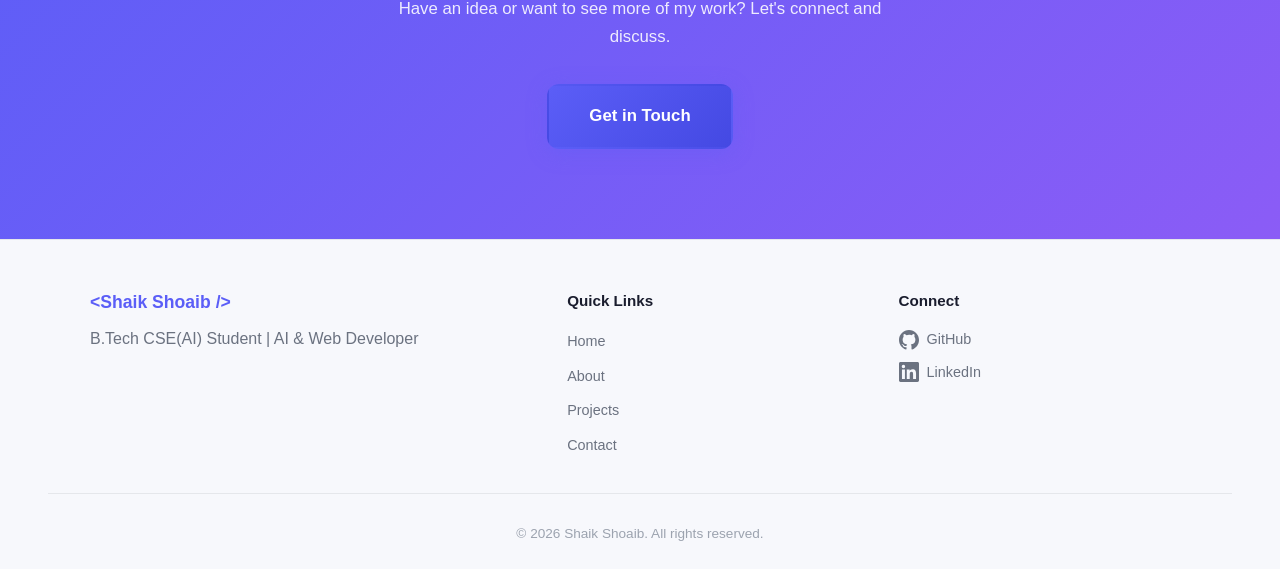
<file: projects.html>
<!DOCTYPE html>
<html lang="en">
<head>
  <meta charset="UTF-8">
  <meta name="viewport" content="width=device-width, initial-scale=1.0">
  <meta name="description" content="Projects built by Shaik Shoaib — Air Drawing System, Hill Climb Hand Control, GitHub Finder, House Price Prediction. Explore AI, Python and Web Dev projects.">
  <meta name="keywords" content="Shaik Shoaib projects, Air Drawing System, Hill Climb Hand Control, GitHub Finder, House Price Prediction, AI projects, Python projects">
  <meta name="author" content="Shaik Shoaib">
  <meta name="robots" content="index, follow">
  <meta property="og:title" content="Projects | Shaik Shoaib Portfolio">
  <meta property="og:description" content="Explore AI, Python, and web development projects by Shaik Shoaib">
  <meta property="og:type" content="website">
  <title>Projects | Shaik Shoaib Portfolio</title>
  <link rel="stylesheet" href="style.css">
</head>
<body>

  <!-- SKIP LINK -->
  <a href="#main-content" class="skip-link">Skip to main content</a>

  <!-- HEADER -->
  <header>
    <nav aria-label="Main Navigation" class="navbar" id="navbar">

      <a href="index.html" class="logo" aria-label="Shaik Shoaib - Home">
        &lt;Shaik Shoaib /&gt;
      </a>

      <button
        class="hamburger"
        id="hamburger-btn"
        aria-label="Toggle navigation menu"
        aria-expanded="false"
        aria-controls="nav-menu">
        <span class="hamburger-line"></span>
        <span class="hamburger-line"></span>
        <span class="hamburger-line"></span>
      </button>

      <ul class="nav-menu" id="nav-menu" role="menu">
        <li role="none"><a href="index.html" role="menuitem">Home</a></li>
        <li role="none"><a href="about.html" role="menuitem">About</a></li>
        <li role="none">
          <a href="projects.html" role="menuitem" aria-current="page">Projects</a>
        </li>
        <li role="none"><a href="contact.html" role="menuitem">Contact</a></li>
        <li role="none">
          <button id="theme-toggle" class="theme-btn" aria-label="Toggle dark and light mode">
            🌙
          </button>
        </li>
      </ul>

    </nav>
  </header>

  <!-- MAIN -->
  <main id="main-content">

    <!-- PAGE TITLE -->
    <section class="page-hero" id="page-hero" aria-labelledby="page-hero-heading">
      <h1 id="page-hero-heading">My Projects</h1>
      <p class="page-hero-sub">A selection of my work across AI, Machine Learning &amp; Web Development</p>
    </section>

    <!-- FILTER BUTTONS -->
    <section class="filter-section reveal" aria-label="Project filter">

      <div class="filter-buttons" role="group" aria-label="Filter projects by category">

        <button class="filter-btn active" data-filter="all" aria-pressed="true">
          All Projects
          <span class="count" aria-hidden="true">4</span>
        </button>
        <button class="filter-btn" data-filter="ai" aria-pressed="false">
          AI &amp; ML
          <span class="count" aria-hidden="true">3</span>
        </button>
        <button class="filter-btn" data-filter="web" aria-pressed="false">
          Web
          <span class="count" aria-hidden="true">1</span>
        </button>

      </div>

    </section>

    <hr class="section-divider" aria-hidden="true">

    <!-- PROJECTS GRID -->
    <section class="projects-grid-section reveal" aria-labelledby="projects-list-heading">
      <h2 id="projects-list-heading" class="sr-only">Project Cards</h2>

      <div class="projects-grid" role="list">

        <!-- PROJECT 1 — AI -->
        <article class="project-card reveal filter-item ai" role="listitem" aria-label="Air Drawing System — AI project">
          <div class="project-img" role="img" aria-label="Air Drawing System project thumbnail">
            <div class="project-placeholder">
              <span aria-hidden="true">🎨</span>
            </div>
          </div>
          <div class="project-body">
            <div class="project-tags">
              <span class="tag">Python</span>
              <span class="tag">OpenCV</span>
              <span class="tag">MediaPipe</span>
            </div>
            <h3>Air Drawing System</h3>
            <p>
              AI-based drawing system using hand gesture recognition via OpenCV and MediaPipe.
              Users can draw in the air using gestures — no physical tools needed.
            </p>
            <div class="project-links">
              <a href="https://github.com/Shaik-Shoaib26/Air-Drawing" target="_blank" rel="noopener noreferrer"
                 class="btn btn-small" aria-label="View Air Drawing System on GitHub">
                <svg aria-hidden="true" width="16" height="16" viewBox="0 0 24 24" fill="currentColor"><path d="M12 0C5.37 0 0 5.37 0 12c0 5.3 3.438 9.8 8.205 11.387.6.113.82-.258.82-.577v-2.234c-3.338.726-4.033-1.416-4.033-1.416-.546-1.387-1.333-1.756-1.333-1.756-1.089-.745.083-.73.083-.73 1.205.085 1.839 1.237 1.839 1.237 1.07 1.834 2.807 1.304 3.492.997.107-.775.418-1.305.762-1.605-2.665-.303-5.467-1.333-5.467-5.93 0-1.31.469-2.381 1.236-3.221-.124-.303-.535-1.523.117-3.176 0 0 1.008-.322 3.3 1.23A11.51 11.51 0 0112 5.803c1.02.005 2.047.138 3.006.404 2.291-1.552 3.297-1.23 3.297-1.23.653 1.653.242 2.873.118 3.176.77.84 1.235 1.911 1.235 3.221 0 4.609-2.807 5.624-5.479 5.921.43.372.823 1.102.823 2.222v3.293c0 .319.218.694.825.576C20.565 21.796 24 17.298 24 12c0-6.63-5.37-12-12-12z"/></svg>
                GitHub
              </a>
              <a href="#"
                 class="btn btn-small btn-primary" aria-label="View Air Drawing System live demo">Live Demo →</a>
            </div>
          </div>
        </article>

        <!-- PROJECT 2 — AI / Web -->
        <article class="project-card reveal filter-item ai filter-item web" role="listitem" aria-label="Hill Climb Hand Control — AI project">
          <div class="project-img" role="img" aria-label="Hill Climb Hand Control game controlled by hand gestures">
            <div class="project-placeholder">
              <span aria-hidden="true">🏎️</span>
            </div>
          </div>
          <div class="project-body">
            <div class="project-tags">
              <span class="tag">Python</span>
              <span class="tag">OpenCV</span>
              <span class="tag">MediaPipe</span>
            </div>
            <h3>Hill Climb Hand Control</h3>
            <p>
              Control a hill climb racing game using hand gestures detected via OpenCV
              and MediaPipe. Real-time hand tracking lets you steer and accelerate
              the car through challenging terrain.
            </p>
            <div class="project-links">
              <a href="https://github.com/Shaik-Shoaib26/hillclimb_handcontrol" target="_blank" rel="noopener noreferrer"
                 class="btn btn-small" aria-label="View Hill Climb Hand Control on GitHub">
                <svg aria-hidden="true" width="16" height="16" viewBox="0 0 24 24" fill="currentColor"><path d="M12 0C5.37 0 0 5.37 0 12c0 5.3 3.438 9.8 8.205 11.387.6.113.82-.258.82-.577v-2.234c-3.338.726-4.033-1.416-4.033-1.416-.546-1.387-1.333-1.756-1.333-1.756-1.089-.745.083-.73.083-.73 1.205.085 1.839 1.237 1.839 1.237 1.07 1.834 2.807 1.304 3.492.997.107-.775.418-1.305.762-1.605-2.665-.303-5.467-1.333-5.467-5.93 0-1.31.469-2.381 1.236-3.221-.124-.303-.535-1.523.117-3.176 0 0 1.008-.322 3.3 1.23A11.51 11.51 0 0112 5.803c1.02.005 2.047.138 3.006.404 2.291-1.552 3.297-1.23 3.297-1.23.653 1.653.242 2.873.118 3.176.77.84 1.235 1.911 1.235 3.221 0 4.609-2.807 5.624-5.479 5.921.43.372.823 1.102.823 2.222v3.293c0 .319.218.694.825.576C20.565 21.796 24 17.298 24 12c0-6.63-5.37-12-12-12z"/></svg>
                GitHub
              </a>
              <a href="#"
                 class="btn btn-small btn-primary" aria-label="View Hill Climb Hand Control live demo">Live Demo →</a>
            </div>
          </div>
        </article>

        <!-- PROJECT 3 — Web -->
        <article class="project-card reveal filter-item web" role="listitem" aria-label="GitHub Finder — Web project">
          <div class="project-img" role="img" aria-label="GitHub Finder project thumbnail">
            <div class="project-placeholder">
              <span aria-hidden="true">🔍</span>
            </div>
          </div>
          <div class="project-body">
            <div class="project-tags">
              <span class="tag">HTML5</span>
              <span class="tag">CSS3</span>
              <span class="tag">JS</span>
              <span class="tag">API</span>
            </div>
            <h3>GitHub Finder</h3>
            <p>
              A dynamic web app that fetches and displays GitHub user profiles and
              repositories using the GitHub REST API, with live search and contribution stats.
            </p>
            <div class="project-links">
              <a href="https://github.com/Shaik-Shoaib26/Github-Finder" target="_blank" rel="noopener noreferrer"
                 class="btn btn-small" aria-label="View GitHub Finder on GitHub">
                <svg aria-hidden="true" width="16" height="16" viewBox="0 0 24 24" fill="currentColor"><path d="M12 0C5.37 0 0 5.37 0 12c0 5.3 3.438 9.8 8.205 11.387.6.113.82-.258.82-.577v-2.234c-3.338.726-4.033-1.416-4.033-1.416-.546-1.387-1.333-1.756-1.333-1.756-1.089-.745.083-.73.083-.73 1.205.085 1.839 1.237 1.839 1.237 1.07 1.834 2.807 1.304 3.492.997.107-.775.418-1.305.762-1.605-2.665-.303-5.467-1.333-5.467-5.93 0-1.31.469-2.381 1.236-3.221-.124-.303-.535-1.523.117-3.176 0 0 1.008-.322 3.3 1.23A11.51 11.51 0 0112 5.803c1.02.005 2.047.138 3.006.404 2.291-1.552 3.297-1.23 3.297-1.23.653 1.653.242 2.873.118 3.176.77.84 1.235 1.911 1.235 3.221 0 4.609-2.807 5.624-5.479 5.921.43.372.823 1.102.823 2.222v3.293c0 .319.218.694.825.576C20.565 21.796 24 17.298 24 12c0-6.63-5.37-12-12-12z"/></svg>
                GitHub
              </a>
              <a href="#"
                 class="btn btn-small btn-primary" aria-label="View GitHub Finder live demo">Live Demo →</a>
            </div>
          </div>
        </article>

        <!-- PROJECT 4 — AI -->
        <article class="project-card reveal filter-item ai" role="listitem" aria-label="House Price Predictor — AI project">
          <div class="project-img" role="img" aria-label="House Price Prediction project thumbnail">
            <div class="project-placeholder">
              <span aria-hidden="true">🏠</span>
            </div>
          </div>
          <div class="project-body">
            <div class="project-tags">
              <span class="tag">Python</span>
              <span class="tag">Scikit-learn</span>
              <span class="tag">ML</span>
              <span class="tag">Pandas</span>
            </div>
            <h3>House Price Predictor</h3>
            <p>
              ML model predicting house prices from historical data using regression pipelines.
              Achieved accurate predictions with feature engineering and hyperparameter tuning.
            </p>
            <div class="project-links">
              <a href="https://github.com/Shaik-Shoaib26/house-price-map-app" target="_blank" rel="noopener noreferrer"
                 class="btn btn-small" aria-label="View House Price Predictor on GitHub">
                <svg aria-hidden="true" width="16" height="16" viewBox="0 0 24 24" fill="currentColor"><path d="M12 0C5.37 0 0 5.37 0 12c0 5.3 3.438 9.8 8.205 11.387.6.113.82-.258.82-.577v-2.234c-3.338.726-4.033-1.416-4.033-1.416-.546-1.387-1.333-1.756-1.333-1.756-1.089-.745.083-.73.083-.73 1.205.085 1.839 1.237 1.839 1.237 1.07 1.834 2.807 1.304 3.492.997.107-.775.418-1.305.762-1.605-2.665-.303-5.467-1.333-5.467-5.93 0-1.31.469-2.381 1.236-3.221-.124-.303-.535-1.523.117-3.176 0 0 1.008-.322 3.3 1.23A11.51 11.51 0 0112 5.803c1.02.005 2.047.138 3.006.404 2.291-1.552 3.297-1.23 3.297-1.23.653 1.653.242 2.873.118 3.176.77.84 1.235 1.911 1.235 3.221 0 4.609-2.807 5.624-5.479 5.921.43.372.823 1.102.823 2.222v3.293c0 .319.218.694.825.576C20.565 21.796 24 17.298 24 12c0-6.63-5.37-12-12-12z"/></svg>
                GitHub
              </a>
              <a href="https://house-price-map-app-m.streamlit.app/" target="_blank" rel="noopener noreferrer"
                 class="btn btn-small btn-primary" aria-label="View House Price Predictor live demo">Live Demo →</a>
            </div>
          </div>
        </article>

      </div><!-- /.projects-grid -->

    </section>

    <!-- ====== CTA ====== -->
    <section class="cta-section" id="cta" aria-labelledby="cta-heading">
      <div class="cta-content">
        <h2 id="cta-heading">Interested in a Project?</h2>
        <p>Have an idea or want to see more of my work? Let's connect and discuss.</p>
        <a href="contact.html" class="btn btn-primary btn-lg">Get in Touch</a>
      </div>
    </section>

  </main>

  <!-- SCROLL TOP -->
  <button id="scroll-top" class="scroll-top" aria-label="Scroll back to top of page" aria-hidden="true">
    &#8679;
  </button>

  <!-- FOOTER -->
  <footer>
    <div class="footer-content">
      <div class="footer-brand">
        <strong>&lt;Shaik Shoaib /&gt;</strong>
        <p>B.Tech CSE(AI) Student | AI &amp; Web Developer</p>
      </div>
      <div class="footer-links">
        <h3>Quick Links</h3>
        <ul>
          <li><a href="index.html">Home</a></li>
          <li><a href="about.html">About</a></li>
          <li><a href="projects.html">Projects</a></li>
          <li><a href="contact.html">Contact</a></li>
        </ul>
      </div>
      <div class="footer-social">
        <h3>Connect</h3>
        <ul>
          <li><a href="https://github.com" target="_blank" rel="noopener noreferrer" aria-label="View Shaik Shoaib on GitHub">
            <img src="images/github-icon.svg" alt="" width="20" height="20" aria-hidden="true"> GitHub
          </a></li>
          <li><a href="https://linkedin.com" target="_blank" rel="noopener noreferrer" aria-label="View Shaik Shoaib on LinkedIn">
            <img src="images/linkedin-icon.svg" alt="" width="20" height="20" aria-hidden="true"> LinkedIn
          </a></li>
        </ul>
      </div>
    </div>
    <div class="footer-bottom">
      <p>&copy; 2026 Shaik Shoaib. All rights reserved.</p>
    </div>
  </footer>

  <script src="script.js"></script>
</body>
</html>
</file>
<file: style.css>
/* ============================================================
   PORTFOLIO — SHAIK SHOAIB
   CSS Variables · Dark/Light Mode · Responsive · Animations
   ============================================================ */

/* ─── CSS VARIABLES ─── */
:root {
  /* Light (default) */
  --bg:            #f8f9fc;
  --bg-alt:        #ffffff;
  --bg-nav:        rgba(248, 249, 252, 0.92);
  --text:          #1a1d2e;
  --text-muted:    #6b7280;
  --text-light:    #9ca3af;
  --border:        #e5e7eb;
  --primary:       #5b5ef7;
  --primary-dark:  #4449e3;
  --primary-light: #818cf8;
  --secondary:     #0ea5e9;
  --accent:        #8b5cf6;
  --success:       #10b981;
  --error:         #ef4444;
  --card-shadow:   0 4px 28px rgba(91, 94, 247, 0.10);
  --card-shadow-hover: 0 12px 48px rgba(91, 94, 247, 0.18);
  --transition:    all 0.3s cubic-bezier(.4, 0, .2, 1);
  --radius:        12px;
  --radius-sm:     8px;
  --font-heading:  'Segoe UI', system-ui, sans-serif;
  --font-body:     Arial, Helvetica, sans-serif;
}

/* Dark mode overrides */
body.dark-mode {
  --bg:            #0f0f1a;
  --bg-alt:        #1a1a2e;
  --bg-nav:        rgba(15, 15, 26, 0.92);
  --text:          #e2e8f0;
  --text-muted:    #94a3b8;
  --text-light:    #64748b;
  --border:        #2d2d44;
  --card-shadow:   0 4px 28px rgba(0, 0, 0, 0.35);
  --card-shadow-hover: 0 12px 48px rgba(0, 0, 0, 0.55);
}

/* ─── RESET & BASE ─── */
*, *::before, *::after {
  margin: 0;
  padding: 0;
  box-sizing: border-box;
}

html {
  scroll-behavior: smooth;
  scroll-padding-top: 72px;
  font-size: 16px;
}

body {
  font-family: var(--font-body);
  background: var(--bg);
  color: var(--text);
  line-height: 1.7;
  min-height: 100vh;
  display: flex;
  flex-direction: column;
  transition: background 0.4s ease, color 0.4s ease;
}

main { flex: 1; }

a { color: inherit; text-decoration: none; }
ul { list-style: none; }
button { cursor: pointer; border: none; background: none; font-family: inherit; }
img { display: block; }

/* ─── SKIP LINK (accessibility) ─── */
.skip-link {
  position: absolute;
  top: -120%;
  left: 16px;
  background: var(--primary);
  color: #fff;
  padding: 10px 20px;
  border-radius: var(--radius-sm);
  font-weight: 700;
  z-index: 9999;
  transition: top 0.2s;
}
.skip-link:focus { top: 16px; outline: 3px solid var(--accent); }

/* ─── SCREEN READER ONLY ─── */
.sr-only {
  position: absolute;
  width: 1px; height: 1px;
  padding: 0; margin: -1px;
  overflow: hidden;
  clip: rect(0,0,0,0);
  border: 0;
}

/* ─── NAVBAR ─── */
.navbar {
  position: sticky;
  top: 0;
  z-index: 1000;
  display: flex;
  align-items: center;
  justify-content: space-between;
  padding: 0 48px;
  height: 70px;
  background: var(--bg-nav);
  backdrop-filter: blur(12px);
  -webkit-backdrop-filter: blur(12px);
  border-bottom: 1px solid var(--border);
  transition: background 0.4s ease, border-color 0.4s ease;
}

.logo {
  font-family: var(--font-heading);
  font-size: 1.35rem;
  font-weight: 800;
  color: var(--primary);
  letter-spacing: -0.5px;
  transition: var(--transition);
}
.logo:hover { text-shadow: 0 0 20px rgba(91,94,247,0.5); }

/* ─── NAV MENU ─── */
.nav-menu {
  display: flex;
  align-items: center;
  gap: 6px;
}
.nav-menu li a,
.nav-menu li button {
  display: block;
  padding: 8px 16px;
  border-radius: var(--radius-sm);
  color: var(--text-muted);
  font-weight: 600;
  font-size: 0.9rem;
  transition: var(--transition);
  outline: none;
  border: 2px solid transparent;
}
.nav-menu li a:hover,
.nav-menu li a:focus,
.nav-menu li a[aria-current="page"] {
  color: var(--primary);
  background: rgba(91,94,247,0.08);
  border-color: rgba(91,94,247,0.18);
  outline: 2px solid var(--primary);
  outline-offset: 1px;
}
.nav-menu a[aria-current="page"] { color: var(--primary); }

/* theme btn */
.theme-btn {
  font-size: 1.2rem;
  padding: 8px 12px;
  border-radius: var(--radius-sm);
  color: var(--text);
  transition: var(--transition);
  border: 2px solid transparent;
}
.theme-btn:hover,
.theme-btn:focus { background: rgba(91,94,247,0.1); outline: 2px solid var(--primary); }

/* ─── HAMBURGER ─── */
.hamburger {
  display: none;
  flex-direction: column;
  justify-content: space-between;
  width: 28px;
  height: 20px;
  gap: 5px;
}
.hamburger-line {
  display: block;
  width: 100%;
  height: 2px;
  background: var(--text);
  border-radius: 2px;
  transition: var(--transition);
}
.hamburger.active .hamburger-line:nth-child(1) { transform: rotate(45deg) translate(5px, 5px); }
.hamburger.active .hamburger-line:nth-child(2) { opacity: 0; transform: scaleX(0); }
.hamburger.active .hamburger-line:nth-child(3) { transform: rotate(-45deg) translate(5px, -5px); }

/* ─── PAGE HERO ─── */
.page-hero {
  text-align: center;
  padding: 90px 24px 60px;
  background: linear-gradient(135deg, rgba(91,94,247,0.07) 0%, rgba(14,165,233,0.07) 100%);
}
.page-hero h1 {
  font-family: var(--font-heading);
  font-size: clamp(2.2rem, 5vw, 3.2rem);
  font-weight: 800;
  background: linear-gradient(135deg, var(--primary), var(--secondary));
  -webkit-background-clip: text;
  -webkit-text-fill-color: transparent;
  background-clip: text;
  margin-bottom: 12px;
}
.page-hero-sub {
  color: var(--text-muted);
  font-size: 1.1rem;
  max-width: 600px;
  margin: 0 auto;
}

/* ─── SECTION DIVIDER ─── */
.section-divider {
  border: none;
  border-top: 1px solid var(--border);
  max-width: 900px;
  margin: 0 auto;
}

/* ─── SECTION TITLE ─── */
.section-title {
  text-align: center;
  font-family: var(--font-heading);
  font-size: clamp(1.8rem, 3.5vw, 2.6rem);
  font-weight: 800;
  position: relative;
  display: inline-block;
  width: 100%;
  margin-bottom: 48px;
}
.section-title::after {
  content: '';
  display: block;
  width: 60px;
  height: 4px;
  background: linear-gradient(to right, var(--primary), var(--accent));
  border-radius: 4px;
  margin: 14px auto 0;
}
.section-heading {
  font-family: var(--font-heading);
  font-size: 1.75rem;
  font-weight: 700;
  margin-bottom: 16px;
}

/* ─── HERO (INDEX) ─── */
.hero {
  position: relative;
  overflow: hidden;
  display: flex;
  align-items: center;
  justify-content: space-between;
  gap: 40px;
  padding: 100px 80px;
  min-height: calc(100vh - 70px);
}

.hero-bg-shapes { position: absolute; inset: 0; overflow: hidden; z-index: 0; }

.shape {
  position: absolute;
  border-radius: 50%;
  filter: blur(80px);
  opacity: 0.45;
}
.shape-1 {
  width: 420px; height: 420px;
  background: radial-gradient(circle, var(--primary-light), transparent);
  top: -120px; left: -80px;
  animation: float 7s ease-in-out infinite;
}
.shape-2 {
  width: 320px; height: 320px;
  background: radial-gradient(circle, var(--secondary), transparent);
  bottom: -80px; right: -50px;
  animation: float 9s ease-in-out infinite reverse;
}
.shape-3 {
  width: 200px; height: 200px;
  background: radial-gradient(circle, var(--accent), transparent);
  top: 50%; left: 50%;
  transform: translate(-50%, -50%);
  animation: float 11s ease-in-out infinite;
}

@keyframes float {
  0%, 100% { transform: translateY(0); }
  50% { transform: translateY(-28px); }
}

.hero-content { position: relative; z-index: 1; flex: 1; }
.hero-image { position: relative; z-index: 1; flex-shrink: 0; }

.hero-greeting {
  color: var(--primary);
  font-weight: 600;
  font-size: 1.1rem;
  margin-bottom: 8px;
}
.hero-content h1 {
  font-family: var(--font-heading);
  font-size: clamp(2.4rem, 5vw, 3.8rem);
  font-weight: 900;
  line-height: 1.15;
  margin-bottom: 6px;
}
.hero-role {
  font-size: clamp(1rem, 2vw, 1.3rem);
  color: var(--text-muted);
  min-height: 1.6em;
  margin-bottom: 20px;
}
.hero-role .cursor {
  display: inline-block;
  width: 3px;
  height: 1.2em;
  background: var(--primary);
  vertical-align: text-bottom;
  animation: blink 1s step-end infinite;
}
@keyframes blink { 0%,50%{opacity:1} 51%,100%{opacity:0} }

.hero-description {
  color: var(--text-muted);
  font-size: 1.05rem;
  max-width: 520px;
  margin-bottom: 36px;
}

.hero-cta { display: flex; gap: 16px; flex-wrap: wrap; margin-bottom: 32px; }
.hero-social { display: flex; gap: 16px; }
.hero-social a {
  display: flex;
  align-items: center;
  justify-content: center;
  width: 44px; height: 44px;
  border-radius: 50%;
  border: 1.5px solid var(--border);
  position: relative;
  overflow: hidden;
  transition: var(--transition);
}
.hero-social a:hover { border-color: var(--primary); box-shadow: 0 4px 16px rgba(91,94,247,0.28); }
.hero-social a img { position: absolute; width: 22px; height: 22px; transition: var(--transition); }
.hero-social .icon-hover { opacity: 0; }
.hero-social a:hover .icon-hover { opacity: 1; }
.hero-social a .icon-hover ~ * { none; }
.hero-social a img:first-child { filter: brightness(0.5) invert(var(--text-inv,1)) }

/* Avatar */
.hero-avatar {
  width: 220px;
  height: 220px;
  border-radius: 50%;
  display: flex;
  align-items: center;
  justify-content: center;
  position: relative;
  box-shadow: 0 0 0 4px rgba(91,94,247,0.25),
              0 0 60px rgba(91,94,247,0.35),
              0 0 120px rgba(139,92,246,0.15);
  animation: float 5s ease-in-out infinite;
  overflow: hidden;
}
.hero-avatar::after {
  content: '';
  position: absolute;
  inset: -5px;
  border-radius: 50%;
  background: conic-gradient(from 0deg, #5b5ef7, #8b5cf6, #0ea5e9, #5b5ef7);
  z-index: -1;
  animation: spin 4s linear infinite;
  opacity: 0.7;
}
.hero-avatar img {
  width: 100%;
  height: 100%;
  object-fit: cover;
  border-radius: 50%;
  display: block;
}
@keyframes spin {
  to { transform: rotate(360deg); }
}
@media (max-width: 900px) {
  .hero { flex-direction: column-reverse; padding: 60px 24px; text-align: center; }
  .hero-description { margin-left: auto; margin-right: auto; }
  .hero-cta { justify-content: center; }
  .hero-social { justify-content: center; }
}

/* ─── BUTTONS ─── */
.btn {
  display: inline-flex;
  align-items: center;
  justify-content: center;
  gap: 8px;
  padding: 13px 28px;
  font-weight: 700;
  font-size: 0.95rem;
  border-radius: var(--radius);
  transition: var(--transition);
  border: 2px solid transparent;
  outline: none;
}
.btn:focus { outline: 3px solid var(--accent); outline-offset: 2px; }
.btn-primary {
  background: linear-gradient(135deg, var(--primary), var(--primary-dark));
  color: white;
  box-shadow: 0 4px 20px rgba(91,94,247,0.35);
}
.btn-primary:hover { transform: translateY(-2px); box-shadow: 0 8px 28px rgba(91,94,247,0.5); }
.btn-secondary {
  background: transparent;
  border: 2px solid var(--primary);
  color: var(--primary);
}
.btn-secondary:hover { background: rgba(91,94,247,0.08); transform: translateY(-2px); }
.btn-small { padding: 9px 18px; font-size: 0.875rem; border-radius: var(--radius-sm); }
.btn-lg { padding: 16px 40px; font-size: 1.05rem; border-radius: var(--radius); }

/* ─── SKILLS SECTION ─── */
.skills-section {
  padding: 80px 48px;
}
@media (max-width: 768px) { .skills-section { padding: 60px 20px; } }

.skills-count {
  text-align: center;
  color: var(--text-light);
  font-size: 0.9rem;
  margin-top: -36px;
  margin-bottom: 40px;
}
.skills-count span {
  font-size: 2.5rem;
  font-weight: 900;
  color: var(--primary);
  display: block;
  font-family: var(--font-heading);
}

.skills-grid {
  display: grid;
  grid-template-columns: repeat(auto-fill, minmax(200px, 1fr));
  gap: 24px;
  max-width: 1200px;
  margin: 0 auto;
}

.skill-card {
  background: var(--bg-alt);
  border: 1px solid var(--border);
  border-radius: var(--radius);
  padding: 28px 20px;
  text-align: center;
  transition: var(--transition);
  box-shadow: var(--card-shadow);
  position: relative;
  overflow: hidden;
}
.skill-card::before {
  content: '';
  position: absolute;
  inset: 0;
  background: linear-gradient(135deg, rgba(91,94,247,0.04), rgba(14,165,233,0.04));
  opacity: 0;
  transition: var(--transition);
}
.skill-card:hover { transform: translateY(-6px); box-shadow: var(--card-shadow-hover); border-color: var(--primary-light); }
.skill-card:focus-visible { outline: 2px solid var(--primary); outline-offset: 3px; }
.skill-card:hover::before { opacity: 1; }

.skill-icon {
  font-size: 2.2rem;
  margin-bottom: 12px;
}
.skill-card h3 { font-size: 1.15rem; margin-bottom: 6px; }
.skill-card p { font-size: 0.875rem; color: var(--text-muted); }

.skill-badge {
  display: inline-block;
  margin-top: 12px;
  padding: 4px 14px;
  border-radius: 50px;
  font-size: 0.75rem;
  font-weight: 700;
  background: rgba(91,94,247,0.1);
  color: var(--primary);
  transition: var(--transition);
}
.skill-card:hover .skill-badge { background: var(--primary); color: white; }

/* ─── PROJECTS SECTION ─── */
.projects-section {
  padding: 80px 48px;
  background: var(--bg);
}
@media (max-width: 768px) { .projects-section { padding: 60px 20px; } }

.projects-count {
  text-align: center;
  color: var(--text-light);
  font-size: 0.9rem;
  margin-top: -36px;
  margin-bottom: 40px;
}
.projects-count span {
  font-size: 2.5rem;
  font-weight: 900;
  color: var(--primary);
  display: block;
  font-family: var(--font-heading);
}

.projects-grid {
  display: grid;
  grid-template-columns: repeat(auto-fill, minmax(280px, 1fr));
  gap: 32px;
  max-width: 1200px;
  margin: 0 auto;
}

.project-card {
  background: var(--bg-alt);
  border: 1px solid var(--border);
  border-radius: var(--radius);
  overflow: hidden;
  transition: var(--transition);
  box-shadow: var(--card-shadow);
}
.project-card:hover { transform: translateY(-8px); box-shadow: var(--card-shadow-hover); }
.project-card:focus-within { outline: 2px solid var(--primary); outline-offset: 3px; }

.project-img {
  height: 180px;
  background: linear-gradient(135deg, var(--primary-light), var(--secondary));
  display: flex;
  align-items: center;
  justify-content: center;
  position: relative;
  overflow: hidden;
}
.project-placeholder span { font-size: 3.5rem; }

.project-body { padding: 24px; }

.project-tags { display: flex; flex-wrap: wrap; gap: 6px; margin-bottom: 14px; }
.tag {
  font-size: 0.75rem;
  font-weight: 700;
  padding: 3px 12px;
  border-radius: 50px;
  background: rgba(91,94,247,0.1);
  color: var(--primary);
  transition: var(--transition);
}
.project-card:hover .tag { background: var(--primary); color: white; }

.project-body h3 {
  font-size: 1.25rem;
  margin-bottom: 8px;
}
.project-body p { font-size: 0.9rem; color: var(--text-muted); margin-bottom: 18px; }

.project-links { display: flex; gap: 10px; }

/* ─── CTA SECTION ─── */
.cta-section {
  padding: 90px 24px;
  text-align: center;
  background: linear-gradient(135deg, var(--primary), var(--accent));
  color: white;
}
.cta-content h2 {
  font-family: var(--font-heading);
  font-size: clamp(1.8rem, 3.5vw, 2.6rem);
  margin-bottom: 16px;
}
.cta-content p {
  max-width: 520px;
  margin: 0 auto 32px;
  opacity: 0.88;
  font-size: 1.05rem;
}
.btn-white {
  display: inline-block;
  padding: 14px 36px;
  background: white;
  color: var(--primary);
  font-weight: 700;
  border-radius: var(--radius);
  font-size: 1rem;
  transition: var(--transition);
}
.btn-white:hover { transform: translateY(-2px); box-shadow: 0 8px 30px rgba(0,0,0,0.2); }

/* ─── ABOUT WRAPPER ─── */
.about-wrapper {
  max-width: 960px;
  margin: 0 auto;
  padding: 24px 48px 80px;
}
@media (max-width: 768px) { .about-wrapper { padding: 20px 20px 60px; } }

/* About Image */
.about-image-wrapper {
  width: 200px;
  height: 200px;
  border-radius: 50%;
  display: flex;
  align-items: center;
  justify-content: center;
  flex-shrink: 0;
  margin: 0 auto 24px;
  box-shadow: 0 0 0 4px rgba(91,94,247,0.25),
              0 0 50px rgba(91,94,247,0.30),
              0 0 100px rgba(139,92,246,0.12);
  position: relative;
}
.about-avatar {
  width: 180px;
  height: 180px;
  border-radius: 50%;
  display: flex;
  align-items: center;
  justify-content: center;
  overflow: hidden;
  background: var(--bg-alt);
}
.about-avatar img {
  width: 100%;
  height: 100%;
  object-fit: cover;
  border-radius: 50%;
  display: block;
}
.about-intro {
  display: flex;
  gap: 40px;
  align-items: flex-start;
  margin-bottom: 24px;
}
.about-text { flex: 1; }
.about-text p { color: var(--text-muted); margin-bottom: 14px; }
.about-text strong { color: var(--primary); }
@media (max-width: 768px) {
  .about-intro { flex-direction: column; align-items: center; text-align: center; }
}

/* Stats */
.about-stats {
  display: flex;
  gap: 32px;
  margin-top: 28px;
  padding-top: 20px;
  border-top: 1px solid var(--border);
}
@media (max-width: 480px) { .about-stats { flex-direction: column; gap: 16px; text-align: center; } }
.stat-item { text-align: center; }
.stat-number {
  display: block;
  font-size: 2.2rem;
  font-weight: 900;
  font-family: var(--font-heading);
  background: linear-gradient(135deg, var(--primary), var(--accent));
  -webkit-background-clip: text;
  -webkit-text-fill-color: transparent;
  background-clip: text;
}
.stat-label { font-size: 0.85rem; color: var(--text-muted); display: block; }

/* Objective */
.objective { margin: 40px 0; }
.objective-quote {
  background: rgba(91,94,247,0.05);
  border-left: 4px solid var(--primary);
  border-radius: var(--radius-sm);
  padding: 24px 28px;
  font-style: italic;
  color: var(--text-muted);
  transition: background 0.3s;
}
body.dark-mode .objective-quote { background: rgba(91,94,247,0.1); }

/* Timeline */
.timeline { border-left: 3px solid var(--primary); padding-left: 32px; }
.timeline-item { position: relative; padding-bottom: 40px; }
.timeline-badge {
  position: absolute;
  left: -40px; top: 4px;
  width: 14px; height: 14px;
  border-radius: 50%;
  background: var(--primary);
  border: 3px solid var(--bg-alt);
  box-shadow: 0 0 0 4px var(--primary);
}
.timeline-date {
  font-size: 0.85rem;
  color: var(--primary);
  font-weight: 700;
}
.timeline h3 { font-size: 1.1rem; margin: 6px 0 4px; }
.timeline-institution { font-size: 0.9rem; color: var(--text-muted); }
.timeline p { font-size: 0.875rem; color: var(--text-muted); margin-top: 6px; }

/* Skill Bars */
.skill-bar-item { margin-bottom: 24px; }
.skill-bar-header {
  display: flex;
  justify-content: space-between;
  margin-bottom: 8px;
  font-weight: 600;
  font-size: 0.95rem;
}
.skill-bar-value { color: var(--primary); font-weight: 700; }
.skill-bar-track {
  background: var(--border);
  height: 10px;
  border-radius: 50px;
  overflow: hidden;
}
.skill-bar-fill {
  height: 100%;
  width: 0;
  background: linear-gradient(to right, var(--primary), var(--accent));
  border-radius: 50px;
  transition: width 1.5s cubic-bezier(.4,0,.2,1);
}

/* Resume section */
.resume-section { text-align: center; margin-top: 20px; }

/* ─── CONTACT PAGE ─── */
.contact-wrapper {
  display: grid;
  grid-template-columns: 1fr 1.5fr;
  gap: 48px;
  max-width: 1100px;
  margin: 0 auto;
  padding: 24px 48px 80px;
}
@media (max-width: 820px) {
  .contact-wrapper { grid-template-columns: 1fr; padding: 20px; }
}

.contact-info h3 { margin: 20px 0 12px; font-size: 1.2rem; }

.info-card {
  background: var(--bg-alt);
  border: 1px solid var(--border);
  border-radius: var(--radius);
  padding: 20px;
  margin-bottom: 16px;
  transition: var(--transition);
}
.info-card:hover { border-color: var(--primary-light); box-shadow: var(--card-shadow); }
.info-icon { font-size: 1.8rem; margin-bottom: 8px; }
.info-card h3 { font-size: 1rem; color: var(--text); }
.info-card a,
.info-card p {
  color: var(--primary);
  font-size: 0.9rem;
  display: block;
  margin-top: 6px;
}

.social-links {
  display: flex;
  flex-direction: column;
  gap: 10px;
}
.social-card {
  display: flex;
  align-items: center;
  gap: 12px;
  padding: 13px 16px;
  background: var(--bg-alt);
  border: 1px solid var(--border);
  border-radius: var(--radius-sm);
  font-weight: 600;
  transition: var(--transition);
}
.social-card:hover {
  border-color: var(--primary);
  background: rgba(91,94,247,0.06);
  transform: translateX(4px);
}
.social-card:focus-visible { outline: 2px solid var(--primary); outline-offset: 2px; }
.social-arrow { color: var(--primary); margin-left: auto; }

/* ─── CONTACT FORM ─── */
.form-group { margin-bottom: 22px; }
.form-label {
  display: flex;
  align-items: center;
  font-weight: 600;
  font-size: 0.95rem;
  margin-bottom: 7px;
}
.required { color: var(--error); margin-left: 3px; }

input[type="text"],
input[type="email"],
input[type="text"],
textarea {
  width: 100%;
  padding: 13px 16px;
  border: 2px solid var(--border);
  border-radius: var(--radius-sm);
  background: var(--bg-alt);
  color: var(--text);
  font-family: var(--font-body);
  font-size: 1rem;
  transition: var(--transition);
  outline: none;
}
input:focus,
textarea:focus { border-color: var(--primary); box-shadow: 0 0 0 4px rgba(91,94,247,0.12); }

textarea { resize: vertical; min-height: 140px; }
.form-error { font-size: 0.85rem; color: var(--error); margin-top: 5px; min-height: 1.2em; display: block; }

.btn-submit { width: 100%; padding: 15px; }

/* Toast notification */
.toast {
  visibility: hidden;
  position: fixed;
  bottom: 24px;
  right: 24px;
  padding: 16px 24px;
  border-radius: var(--radius-sm);
  font-weight: 600;
  z-index: 2000;
  transition: var(--transition);
  max-width: 360px;
}
.toast.show { visibility: visible; bottom: 32px; }
.toast.success { background: var(--success); color: white; }
.toast.error   { background: var(--error);   color: white; }

/* ─── FILTER BUTTONS ─── */
.filter-section { padding: 20px; max-width: 1200px; margin: 0 auto 8px; }
.filter-buttons { display: flex; justify-content: center; gap: 12px; flex-wrap: wrap; }

.filter-btn {
  padding: 10px 22px;
  border-radius: 50px;
  font-weight: 600;
  font-size: 0.9rem;
  background: var(--bg-alt);
  border: 2px solid var(--border);
  color: var(--text-muted);
  transition: var(--transition);
  display: flex;
  align-items: center;
  gap: 8px;
  transition: var(--transition);
}
.filter-btn .count {
  font-size: 0.7rem;
  background: var(--border);
  padding: 2px 8px;
  border-radius: 50px;
}
.filter-btn:hover, .filter-btn:focus { border-color: var(--primary); color: var(--primary); outline: 2px solid var(--primary); outline-offset: 2px; }
.filter-btn.active {
  background: var(--primary);
  border-color: var(--primary);
  color: white;
  box-shadow: 0 4px 16px rgba(91,94,247,0.4);
}

/* ─── FOOTER ─── */
footer {
  background: var(--bg-nav);
  border-top: 1px solid var(--border);
  padding: 48px 48px 24px;
  transition: background 0.4s ease;
}
.footer-content {
  max-width: 1100px;
  margin: 0 auto;
  display: grid;
  grid-template-columns: 1.5fr 1fr 1fr;
  gap: 40px;
}
@media (max-width: 600px) {
  .footer-content { grid-template-columns: 1fr; text-align: center; }
}
.footer-brand strong { color: var(--primary); font-size: 1.1rem; }
.footer-brand p { color: var(--text-muted); margin-top: 8px; }
.footer-links h3, .footer-social h3 { font-size: 0.95rem; margin-bottom: 14px; }
.footer-links a, .footer-social a {
  color: var(--text-muted);
  font-size: 0.9rem;
  transition: var(--transition);
  display: inline-flex;
  align-items: center;
  gap: 8px;
  margin-bottom: 8px;
}
.footer-links a:hover, .footer-social a:hover { color: var(--primary); }

.footer-bottom { text-align: center; padding-top: 28px; margin-top: 28px; border-top: 1px solid var(--border); }
.footer-bottom p { color: var(--text-light); font-size: 0.85rem; }

/* ─── SCROLL TO TOP ─── */
.scroll-top {
  position: fixed;
  bottom: 32px;
  right: 32px;
  width: 48px; height: 48px;
  background: linear-gradient(135deg, var(--primary), var(--accent));
  color: white;
  border-radius: 50%;
  font-size: 1.4rem;
  display: flex;
  align-items: center;
  justify-content: center;
  box-shadow: 0 4px 20px rgba(91,94,247,0.4);
  opacity: 0;
  pointer-events: none;
  transform: translateY(12px);
  transition: var(--transition);
  z-index: 999;
}
.scroll-top.visible { opacity: 1; pointer-events: all; transform: translateY(0); }
.scroll-top:hover { transform: translateY(-3px) scale(1.08); }

/* ─── SCROLL REVEAL ANIMATION ─── */
.reveal {
  opacity: 0;
  transform: translateY(30px);
  transition: opacity 0.7s cubic-bezier(.4,0,.2,1), transform 0.7s cubic-bezier(.4,0,.2,1);
}
.reveal.visible {
  opacity: 1;
  transform: translateY(0);
}

/* ─── RESPONSIVE ─── */
@media (max-width: 1024px) {
  .navbar { padding: 0 28px; }
  .hero { padding: 80px 32px; }
}
@media (max-width: 768px) {
  .hamburger { display: flex; }

  .nav-menu {
    position: fixed;
    top: 70px;
    left: 0; right: 0;
    background: var(--bg-nav);
    flex-direction: column;
    padding: 20px 28px;
    gap: 4px;
    backdrop-filter: blur(12px);
    -webkit-backdrop-filter: blur(12px);
    border-bottom: 1px solid var(--border);
    transform: translateY(-110%);
    transition: transform 0.35s cubic-bezier(.4,0,.2,1);
    z-index: 998;
    width: 100%;
    align-items: stretch;
  }
  .nav-menu.open { transform: translateY(0); }
  .nav-menu li a { padding: 13px 16px; text-align: left; font-size: 1rem; }
  .nav-menu li button { text-align: left; }
  .dark-mode-btn-mobile { width: 100%; padding: 13px 16px; }

  .skills-grid { grid-template-columns: repeat(2, 1fr); }
  .hero-avatar { width: 160px; height: 160px; }
  .footer-content { grid-template-columns: 1fr; gap: 24px; text-align: left; }
}
@media (max-width: 480px) {
  .skills-grid { grid-template-columns: 1fr; }
  .hero-cta { flex-direction: column; width: 100%; }
  .hero-cta .btn { width: 100%; text-align: center; }
  .filter-buttons { gap: 8px; }
  .filter-btn { padding: 8px 16px; font-size: 0.85rem; }
}
@media (min-width: 769px) {
  .nav-menu { gap: 6px; }
}
</file>
